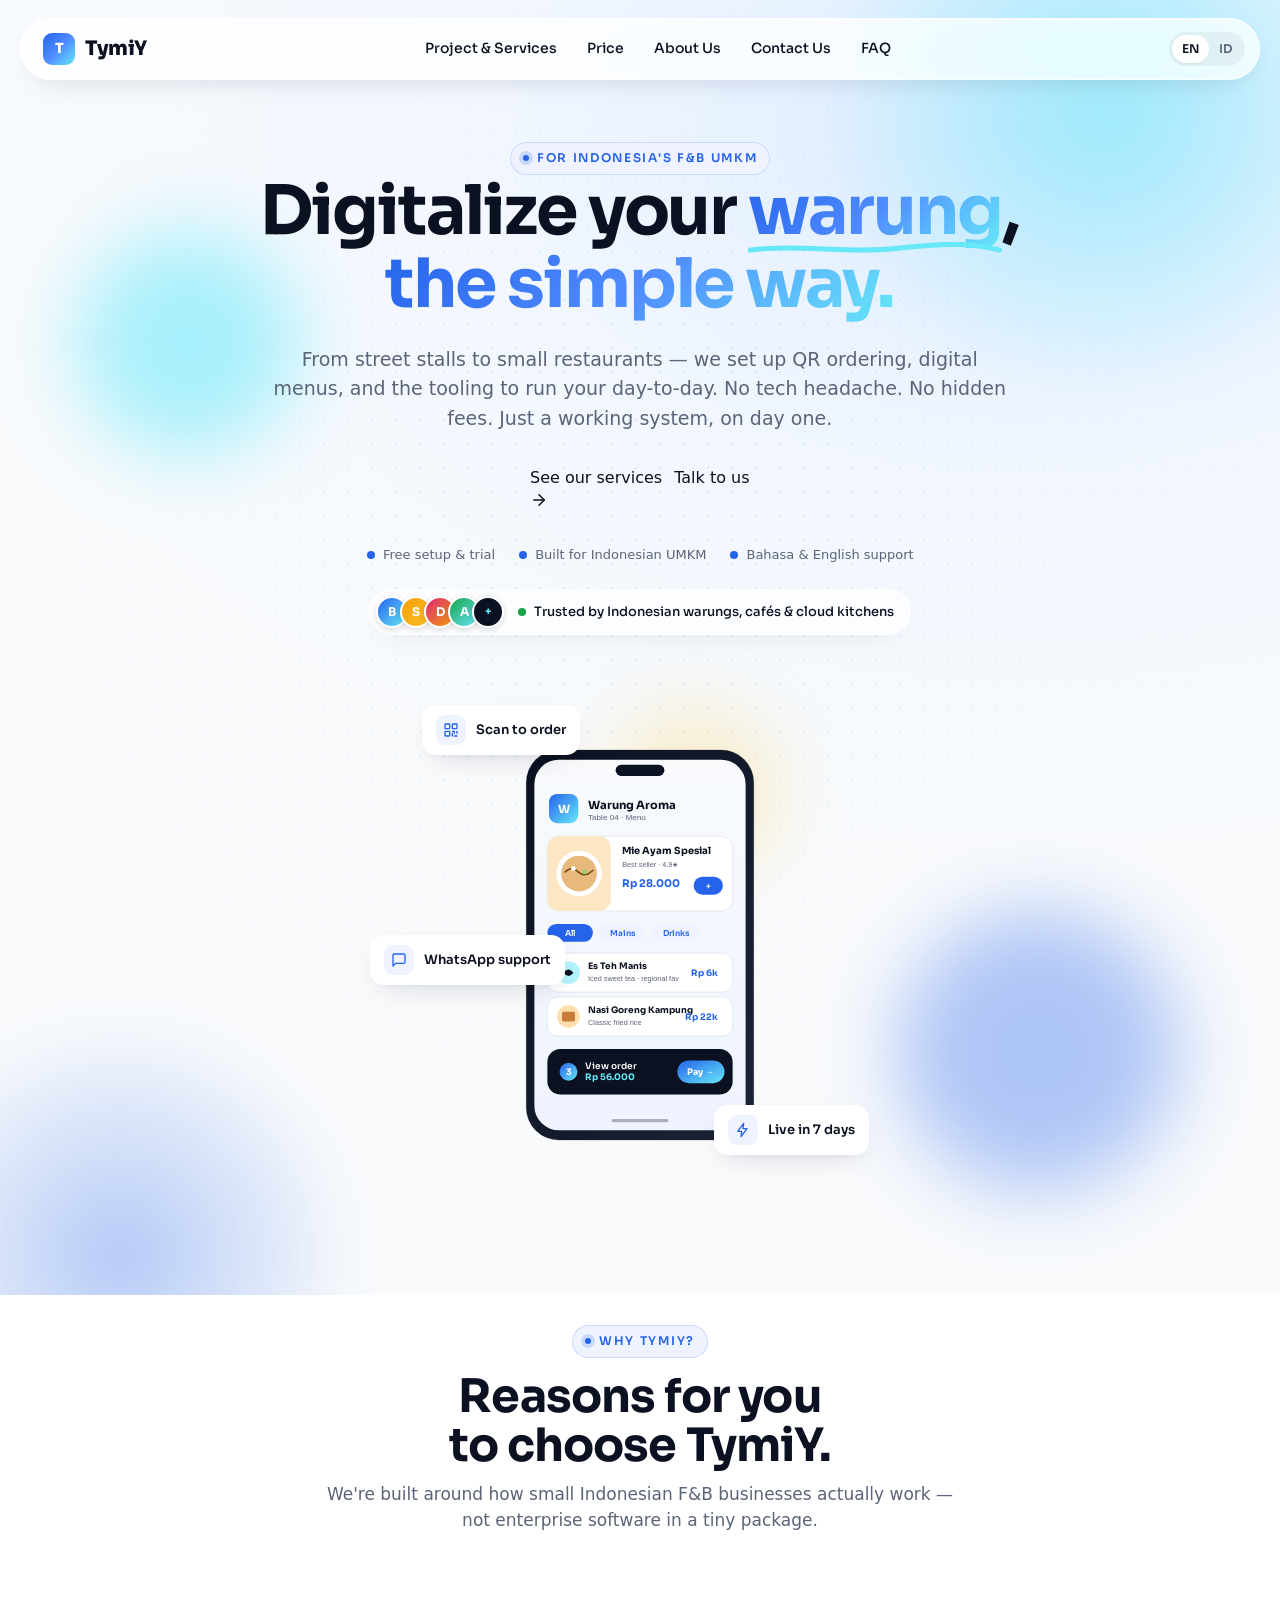
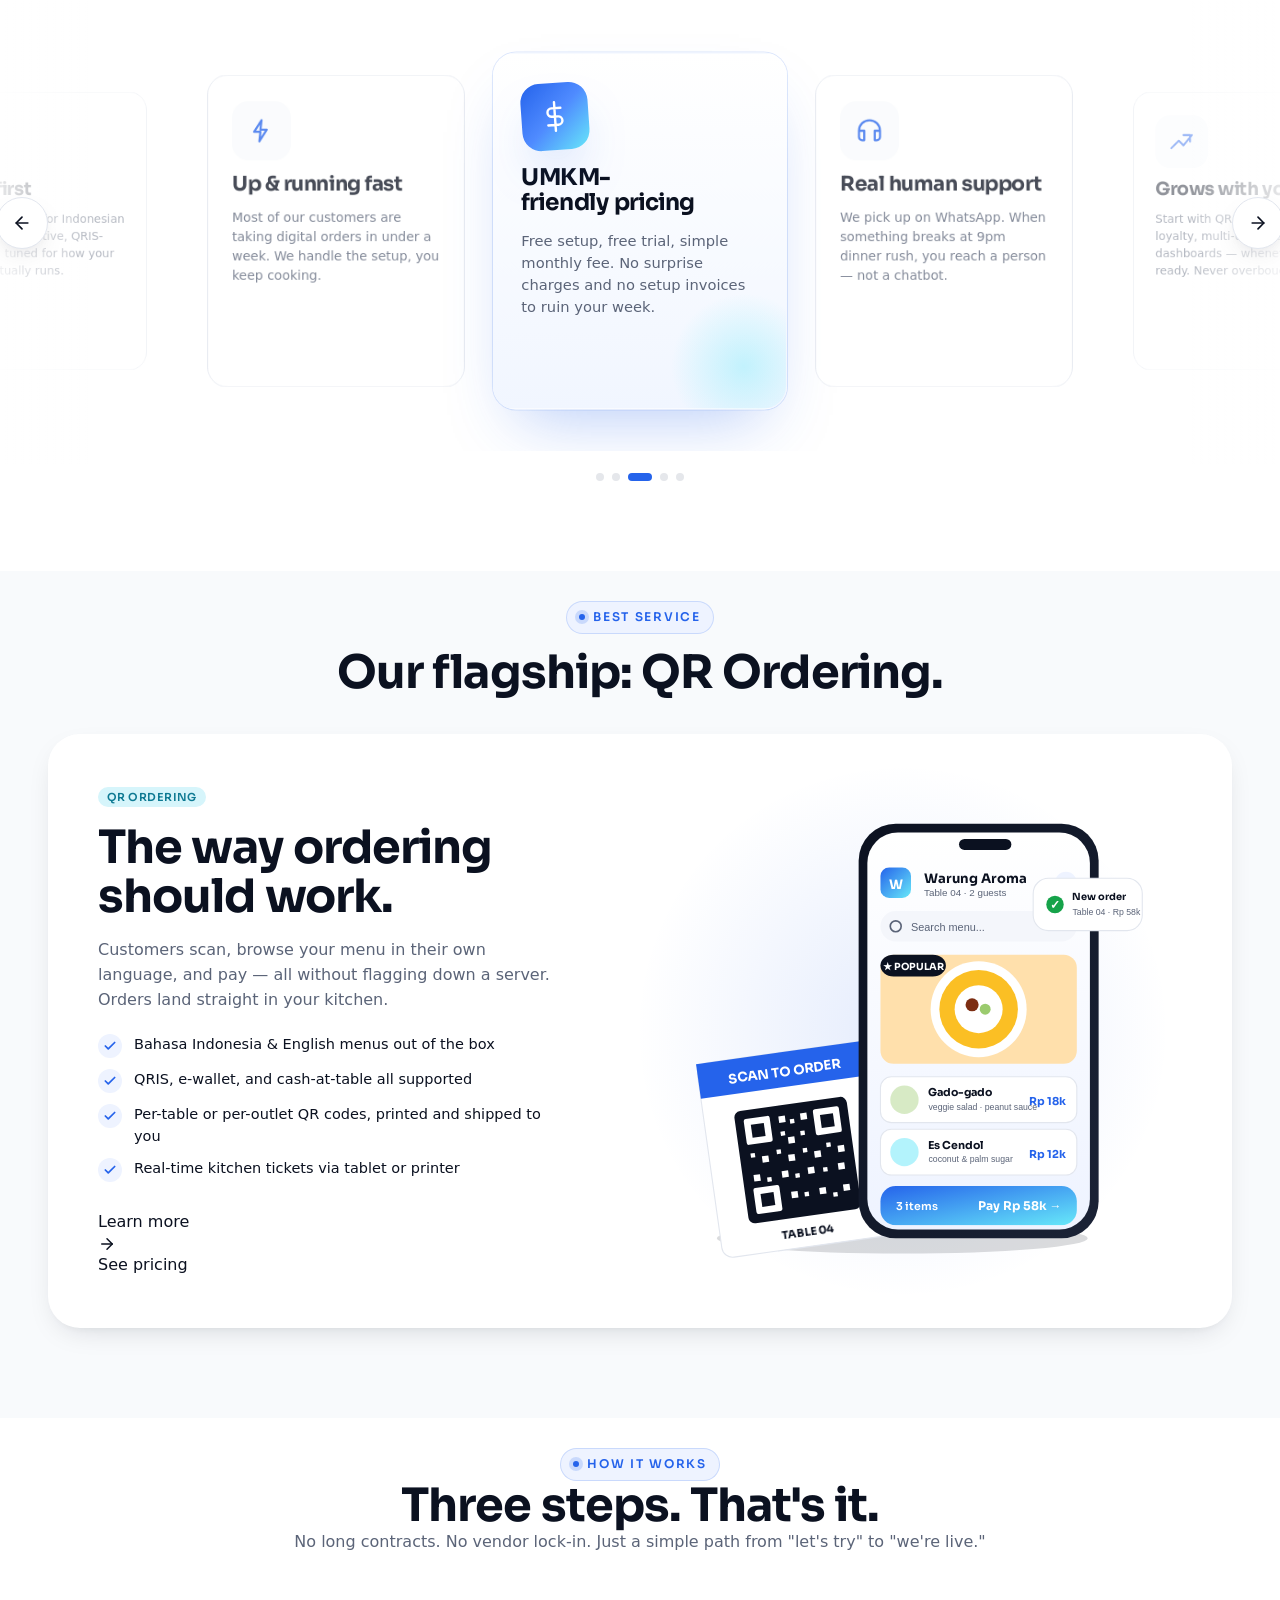
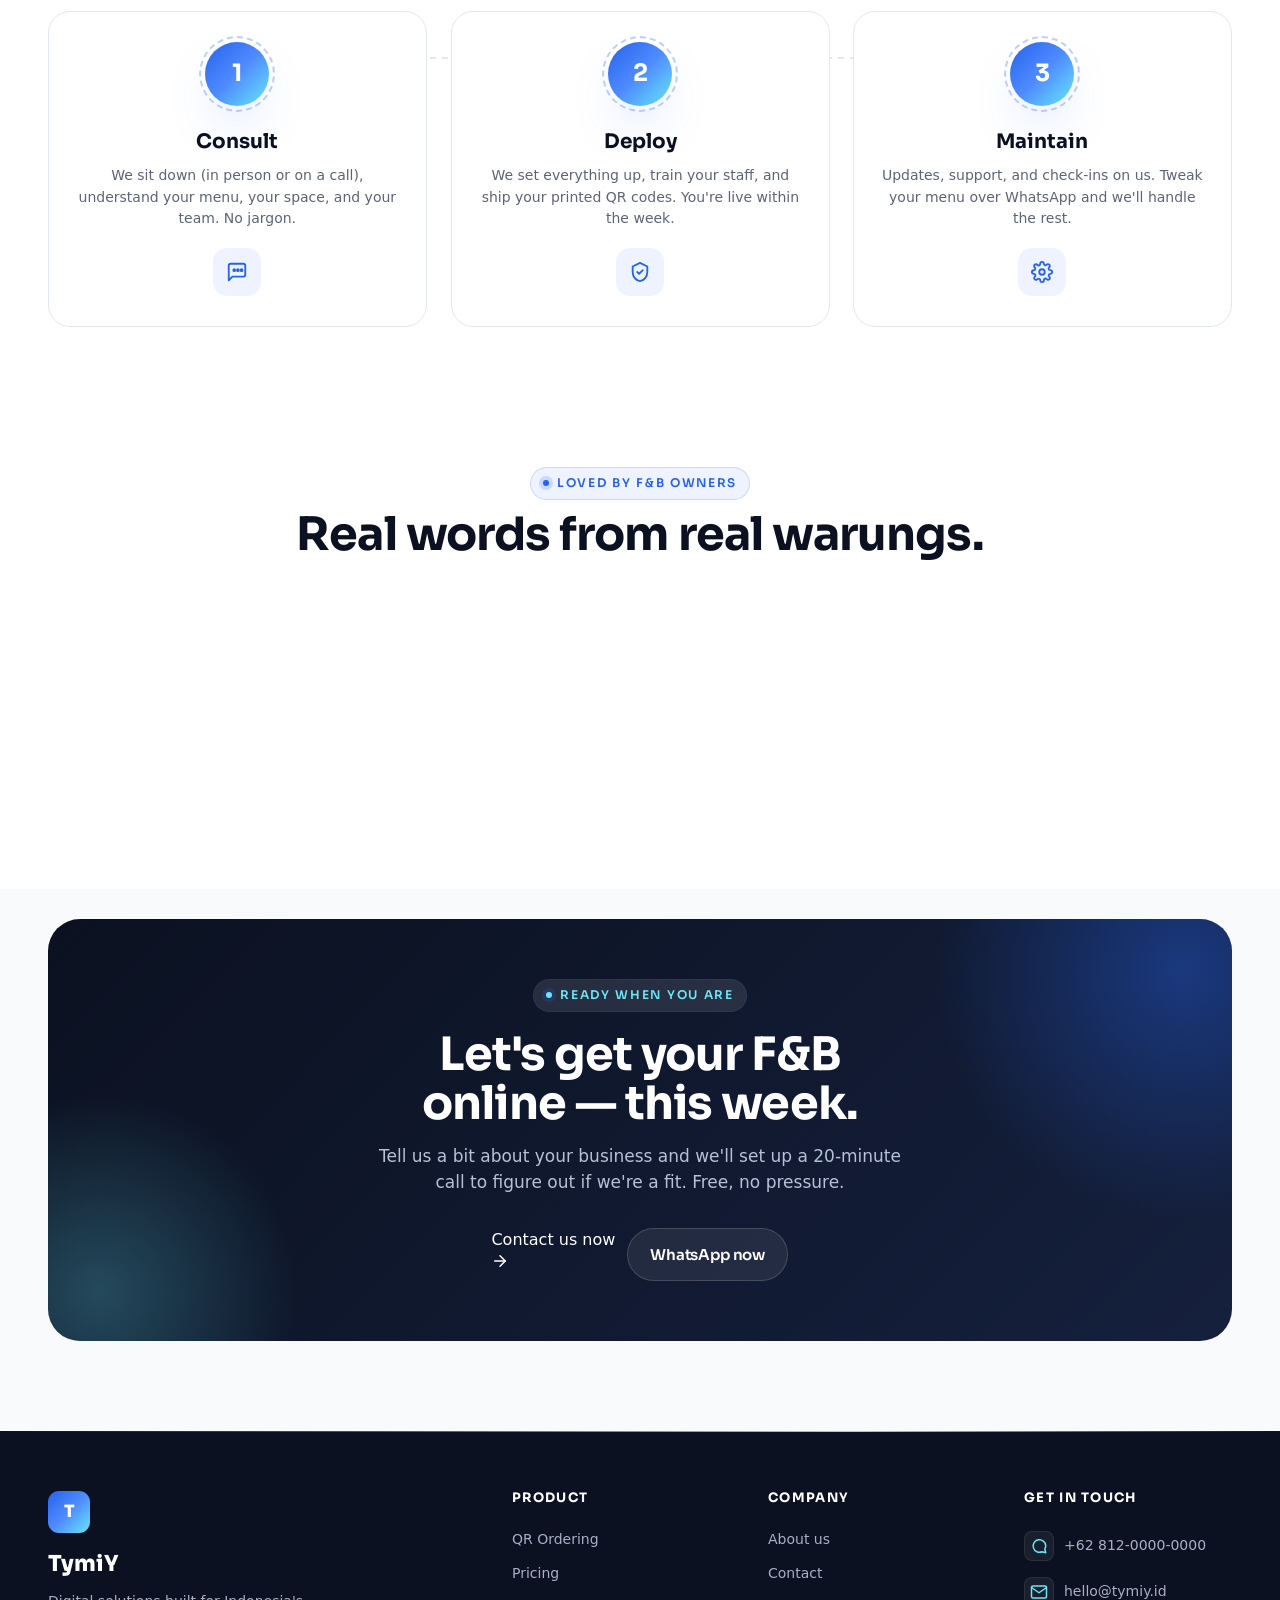
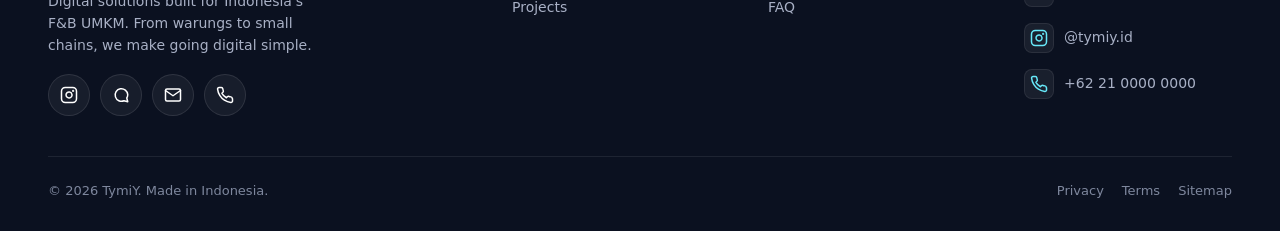
<file: index.html>
<!doctype html>
<html lang="en">
<head>
<meta charset="utf-8" />
<meta name="viewport" content="width=device-width,initial-scale=1" />
<title>TymiY — Digital solutions for Indonesia's F&B</title>
<meta name="description" content="TymiY helps Indonesian F&B UMKM go digital with QR ordering, online menus and operations tools — built for warungs, cafés, and small restaurants." />
<link rel="preconnect" href="https://fonts.googleapis.com">
<link rel="preconnect" href="https://fonts.gstatic.com" crossorigin>
<link href="https://fonts.googleapis.com/css2?family=Sora:wght@400;500;600;700;800&display=swap" rel="stylesheet">
<link rel="stylesheet" href="styles.css" />
<link rel="preload" href="illustrations.js" as="script">
<link rel="preload" href="main.js" as="script">
</head>
<body>

<!-- Scroll progress -->
<div class="scroll-progress" id="scrollProgress"></div>

<!-- Hero cursor glow -->
<div class="cursor-glow" id="cursorGlow"></div>

<!-- ============================================================
     TOP NAV (sticky, shared across pages)
     ============================================================ -->
<nav class="nav" id="nav">
  <a class="logo" href="index.html">
    <div class="mark">T</div>
    <span>TymiY</span>
  </a>
  <div class="links">
    <a class="navlink" href="services.html" data-i18n="nav.services">Project &amp; Services</a>
    <a class="navlink" href="services.html#pricing" data-i18n="nav.price">Price</a>
    <a class="navlink" href="about.html" data-i18n="nav.about">About Us</a>
    <a class="navlink" href="about.html#contact" data-i18n="nav.contact">Contact Us</a>
    <a class="navlink" href="about.html#faq" data-i18n="nav.faq">FAQ</a>
  </div>
  <div class="lang" role="group" aria-label="Language">
    <button class="on" data-lang="EN">EN</button>
    <button data-lang="ID">ID</button>
  </div>
  <button class="burger" id="burgerBtn" aria-label="Menu" data-ico="burger"></button>
</nav>

<!-- mobile drawer -->
<div class="mob-drawer" id="mobDrawer">
  <div class="panel">
    <button class="close" id="drawerClose" data-ico="close"></button>
    <a class="item" href="index.html" data-i18n="nav.home">Home</a>
    <a class="item" href="services.html" data-i18n="nav.services">Project &amp; Services</a>
    <a class="item" href="services.html#pricing" data-i18n="nav.price">Price</a>
    <a class="item" href="about.html" data-i18n="nav.about">About Us</a>
    <a class="item" href="about.html#contact" data-i18n="nav.contact">Contact Us</a>
    <a class="item" href="about.html#faq" data-i18n="nav.faq">FAQ</a>
  </div>
</div>

<!-- ============================================================
     PAGE 1 — LANDING
     ============================================================ -->
<main class="page active" data-page="landing">

  <!-- Hero -->
  <section class="hero" id="hero">
    <div class="hero-bg-grid" aria-hidden="true"></div>
    <div class="hero-orbs" aria-hidden="true">
      <span class="orb o1"></span><span class="orb o2"></span><span class="orb o3"></span>
    </div>
    <div class="container">
      <div class="hero-stack">
        <div class="hero-text centered">
          <span class="eyebrow" data-reveal data-i18n="hero.eyebrow">For Indonesia's F&amp;B UMKM</span>
          <h1 data-reveal data-reveal-delay="1">
            <span data-i18n="hero.h1a">Digitalize your</span>
            <span class="underline-svg word-rotator"><span class="word-track" id="wordRotator"><span class="word active" data-w="warung">warung</span><span class="word" data-w="café">café</span><span class="word" data-w="restoran">restoran</span><span class="word" data-w="kedai">kedai</span><span class="word" data-w="bakery">bakery</span></span><svg viewBox="0 0 200 14" preserveAspectRatio="none"><path d="M2 8 C 40 2, 80 12, 120 6 S 180 2, 198 8"/></svg></span><span data-i18n="hero.h1c">,</span>
            <br><span class="grad" data-i18n="hero.h1d">the simple way.</span>
          </h1>
          <p class="sub" data-reveal data-reveal-delay="2" data-i18n="hero.sub">
            From street stalls to small restaurants — we set up QR ordering, digital menus, and the tooling to run your day-to-day. No tech headache. No hidden fees. Just a working system, on day one.
          </p>
          <div class="ctas" data-reveal data-reveal-delay="3">
            <a href="services.html">
              <span data-i18n="hero.cta1">See our services</span>
              <span class="arr" data-ico="arrowR"></span>
            </a>
            <a href="about.html#contact">
              <span data-i18n="hero.cta2">Talk to us</span>
            </a>
          </div>
          <div class="meta" data-reveal data-reveal-delay="4">
            <div><span class="dot"></span><span data-i18n="hero.meta1">Free setup &amp; trial</span></div>
            <div><span class="dot"></span><span data-i18n="hero.meta2">Built for Indonesian UMKM</span></div>
            <div><span class="dot"></span><span data-i18n="hero.meta3">Bahasa &amp; English support</span></div>
          </div>
          <div class="trust-strip" data-reveal data-reveal-delay="5">
            <div class="avatar-stack">
              <span class="av av1">B</span>
              <span class="av av2">S</span>
              <span class="av av3">D</span>
              <span class="av av4">A</span>
              <span class="av av5">+</span>
            </div>
            <div class="trust-text">
              <span class="live-dot"></span>
              <span data-i18n="hero.trust">Trusted by Indonesian warungs, cafés &amp; cloud kitchens</span>
            </div>
          </div>
        </div>
        <div class="hero-visual" data-reveal data-reveal-delay="4">
          <div class="hero-phone" data-svg="heroPhone"></div>
          <div class="hero-chip c1">
            <span class="ico" data-svg="iconQR"></span>
            <span data-i18n="hero.chip1">Scan to order</span>
          </div>
          <div class="hero-chip c2">
            <span class="ico" data-svg="iconBolt"></span>
            <span data-i18n="hero.chip2">Live in 7 days</span>
          </div>
          <div class="hero-chip c3">
            <span class="ico" data-svg="iconChat"></span>
            <span data-i18n="hero.chip3">WhatsApp support</span>
          </div>
        </div>
      </div>
    </div>
  </section>

  <!-- Why TymiY — carousel -->
  <section class="why" id="why">
    <div class="container">
      <div class="section-head centered" data-reveal>
        <span class="eyebrow" data-i18n="why.eyebrow">Why TymiY?</span>
        <h2 data-i18n="why.h2">Reasons for you to choose TymiY.</h2>
        <p data-i18n="why.sub">We're built around how small Indonesian F&amp;B businesses actually work — not enterprise software in a tiny package.</p>
      </div>
    </div>
    <div class="carousel" data-reveal>
      <button class="car-nav prev" data-car-nav="-1" aria-label="Previous" data-ico="arrowL"></button>
      <div class="car-track" data-car-track>
        <div class="why-card" data-i="0">
          <div class="ico" data-svg-key="whyIcons.local"></div>
          <h3 data-i18n="why.t1">Local-first</h3>
          <p data-i18n="why.d1">Built in Indonesia for Indonesian F&amp;B — Bahasa-native, QRIS-ready, and tuned for how your warung actually runs.</p>
          <div class="deco"></div>
        </div>
        <div class="why-card" data-i="1">
          <div class="ico" data-svg-key="whyIcons.fast"></div>
          <h3 data-i18n="why.t2">Up &amp; running fast</h3>
          <p data-i18n="why.d2">Most of our customers are taking digital orders in under a week. We handle the setup, you keep cooking.</p>
          <div class="deco"></div>
        </div>
        <div class="why-card" data-i="2">
          <div class="ico" data-svg-key="whyIcons.price"></div>
          <h3 data-i18n="why.t3">UMKM-friendly pricing</h3>
          <p data-i18n="why.d3">Free setup, free trial, simple monthly fee. No surprise charges and no setup invoices to ruin your week.</p>
          <div class="deco"></div>
        </div>
        <div class="why-card" data-i="3">
          <div class="ico" data-svg-key="whyIcons.support"></div>
          <h3 data-i18n="why.t4">Real human support</h3>
          <p data-i18n="why.d4">We pick up on WhatsApp. When something breaks at 9pm dinner rush, you reach a person — not a chatbot.</p>
          <div class="deco"></div>
        </div>
        <div class="why-card" data-i="4">
          <div class="ico" data-svg-key="whyIcons.growth"></div>
          <h3 data-i18n="why.t5">Grows with you</h3>
          <p data-i18n="why.d5">Start with QR ordering. Add loyalty, multi-outlet, ops dashboards — whenever you're ready. Never overbought.</p>
          <div class="deco"></div>
        </div>
      </div>
      <button class="car-nav next" data-car-nav="1" aria-label="Next" data-ico="arrowR"></button>
    </div>
    <div class="car-dots" data-car-dots></div>
  </section>

  <!-- Best Service -->
  <section class="feature" id="best">
    <div class="container">
      <div class="section-head centered" data-reveal style="margin-bottom:36px">
        <span class="eyebrow" data-i18n="best.eyebrow">Best Service</span>
        <h2 data-i18n="best.h2">Our flagship: QR Ordering.</h2>
      </div>
      <div class="services-list" data-services-list>
        <div class="feature-grid" data-reveal>
          <div class="feature-body">
            <span class="chip cyan" data-i18n="best.tag">QR Ordering</span>
            <h2 data-i18n="best.title" style="margin-top:14px">The way ordering should work.</h2>
            <p data-i18n="best.p">Customers scan, browse your menu in their own language, and pay — all without flagging down a server. Orders land straight in your kitchen.</p>
            <ul class="feature-list">
              <li><span class="check" data-ico="check"></span><span data-i18n="best.li1">Bahasa Indonesia &amp; English menus out of the box</span></li>
              <li><span class="check" data-ico="check"></span><span data-i18n="best.li2">QRIS, e-wallet, and cash-at-table all supported</span></li>
              <li><span class="check" data-ico="check"></span><span data-i18n="best.li3">Per-table or per-outlet QR codes, printed and shipped to you</span></li>
              <li><span class="check" data-ico="check"></span><span data-i18n="best.li4">Real-time kitchen tickets via tablet or printer</span></li>
            </ul>
            <div class="ctas">
              <a href="services.html">
                <span data-i18n="best.cta1">Learn more</span><span class="arr" data-ico="arrowR"></span>
              </a>
              <a href="services.html#pricing">See pricing</a>
            </div>
          </div>
          <div class="feature-visual" data-svg="featurePhone"></div>
        </div>
        <!-- NOTE: to add another best-service card, copy a <div class="feature-grid"> block above
             inside this .services-list. Layout & animation will pick it up automatically. -->
      </div>
    </div>
  </section>

  <!-- 3 Steps -->
  <section class="steps" id="how">
    <div class="container">
      <div class="steps-head" data-reveal>
        <span class="eyebrow" data-i18n="how.eyebrow">How it works</span>
        <h2 data-i18n="how.h2">Three steps. That's it.</h2>
        <p data-i18n="how.sub">No long contracts. No vendor lock-in. Just a simple path from "let's try" to "we're live."</p>
      </div>
      <div class="steps-grid">
        <div class="step" data-reveal data-reveal-delay="1">
          <div class="n">1</div>
          <div class="t" data-i18n="how.t1">Consult</div>
          <div class="d" data-i18n="how.d1">We sit down (in person or on a call), understand your menu, your space, and your team. No jargon.</div>
          <div class="icon" data-svg-key="stepIcons.consult"></div>
        </div>
        <div class="step" data-reveal data-reveal-delay="2">
          <div class="n">2</div>
          <div class="t" data-i18n="how.t2">Deploy</div>
          <div class="d" data-i18n="how.d2">We set everything up, train your staff, and ship your printed QR codes. You're live within the week.</div>
          <div class="icon" data-svg-key="stepIcons.deploy"></div>
        </div>
        <div class="step" data-reveal data-reveal-delay="3">
          <div class="n">3</div>
          <div class="t" data-i18n="how.t3">Maintain</div>
          <div class="d" data-i18n="how.d3">Updates, support, and check-ins on us. Tweak your menu over WhatsApp and we'll handle the rest.</div>
          <div class="icon" data-svg-key="stepIcons.maintain"></div>
        </div>
      </div>
    </div>
  </section>

  <!-- Testimonial marquee -->
  <section class="marquee-section">
    <div class="container">
      <div class="marquee-head" data-reveal>
        <span class="eyebrow" data-i18n="testi.eyebrow">Loved by F&amp;B owners</span>
        <h2 data-i18n="testi.h2">Real words from real warungs.</h2>
      </div>
    </div>
    <div class="marquee" id="testiMarquee">
      <div class="marquee-track"></div>
    </div>
  </section>

  <!-- Landing CTA (matches the services-page CTA) -->
  <section class="cta-section">
    <div class="container">
      <div class="cta-card" data-reveal>
        <span class="eyebrow" data-i18n="cta.eyebrow">Ready when you are</span>
        <h2 data-i18n="cta.h2">Let's get your F&amp;B online — this week.</h2>
        <p data-i18n="cta.sub">Tell us a bit about your business and we'll set up a 20-minute call to figure out if we're a fit. Free, no pressure.</p>
        <div class="ctas">
          <a href="about.html#contact">
            <span data-i18n="cta.cta1">Contact us now</span><span class="arr" data-ico="arrowR"></span>
          </a>
          <button class="btn btn-ghost" style="background:rgba(255,255,255,.08);color:#fff;border-color:rgba(255,255,255,.15)" data-i18n="cta.cta2">
            WhatsApp now
          </button>
        </div>
      </div>
    </div>
  </section>

</main>

<!-- ============================================================
     SHARED FOOTER
     ============================================================ -->
<footer class="site">
  <div class="container">
    <div class="foot-grid">
      <div class="brand">
        <div class="mark">T</div>
        <div class="name">TymiY</div>
        <p data-i18n="footer.tagline">Digital solutions built for Indonesia's F&amp;B UMKM. From warungs to small chains, we make going digital simple.</p>
        <div class="socials">
          <a aria-label="Instagram" data-ico="ig"></a>
          <a aria-label="WhatsApp" data-ico="wa"></a>
          <a aria-label="Email" data-ico="mail"></a>
          <a aria-label="Phone" data-ico="phone"></a>
        </div>
      </div>
      <div class="col">
        <h4 data-i18n="footer.product">Product</h4>
        <a href="services.html" data-i18n="footer.qr">QR Ordering</a>
        <a href="services.html#pricing" data-i18n="footer.pricing">Pricing</a>
        <a href="services.html" data-i18n="footer.projects">Projects</a>
      </div>
      <div class="col">
        <h4 data-i18n="footer.company">Company</h4>
        <a href="about.html" data-i18n="footer.about">About us</a>
        <a href="about.html#contact" data-i18n="footer.contact">Contact</a>
        <a href="about.html#faq" data-i18n="footer.faq">FAQ</a>
      </div>
      <div class="col contact-col">
        <h4 data-i18n="footer.touch">Get in touch</h4>
        <a class="with-ico"><span data-svg-key="social.wa"></span><span>+62 812-0000-0000</span></a>
        <a class="with-ico" href="mailto:hello@tymiy.id"><span data-svg-key="social.mail"></span><span>hello@tymiy.id</span></a>
        <a class="with-ico"><span data-svg-key="social.ig"></span><span>@tymiy.id</span></a>
        <a class="with-ico"><span data-svg-key="social.phone"></span><span>+62 21 0000 0000</span></a>
      </div>
    </div>
    <div class="copy">
      <span data-i18n="footer.copy">© 2026 TymiY. Made in Indonesia.</span>
      <div class="links">
        <a data-i18n="footer.privacy">Privacy</a>
        <a data-i18n="footer.terms">Terms</a>
        <a data-i18n="footer.sitemap">Sitemap</a>
      </div>
    </div>
  </div>
</footer>

<!-- ============================================================
     PROJECT MODAL
     ============================================================ -->
<div class="modal-bg" id="projectModal" role="dialog" aria-modal="true">
  <div class="modal modal-wide">
    <button class="modal-x" id="modalClose" data-ico="close"></button>
    <div class="modal-grid">
      <div class="modal-demo">
        <div class="modal-img" id="modalImg"></div>
        <div class="modal-demo-bar">
          <span class="chip" id="modalTag">Project</span>
          <div class="demo-actions">
            <button class="btn btn-blue btn-sm" id="modalDemo">
              <span data-i18n="modal.demo">Try the live demo</span><span class="arr" data-ico="arrowR"></span>
            </button>
          </div>
        </div>
        <div class="modal-demo-frame" id="modalDemoFrame" hidden>
          <div class="phone-bezel">
            <div class="phone-screen" data-svg="featurePhone"></div>
          </div>
          <div class="demo-caption" data-i18n="modal.demoCaption">Live, interactive demo. This is the actual customer ordering flow your guests would see.</div>
        </div>
      </div>
      <div class="modal-side">
        <div class="modal-section">
          <h3 id="modalTitle">Project title</h3>
          <p id="modalDesc">Project description placeholder.</p>
          <div class="modal-meta" id="modalMeta"></div>
        </div>
        <div class="modal-section trust">
          <h4 data-i18n="modal.trust">Why should you trust us?</h4>
          <ul class="feature-list compact">
            <li><span class="check" data-ico="check"></span><span data-i18n="modal.trust1">Built &amp; deployed by Indonesian F&amp;B veterans</span></li>
            <li><span class="check" data-ico="check"></span><span data-i18n="modal.trust2">Live with real warungs &amp; cafés today</span></li>
            <li><span class="check" data-ico="check"></span><span data-i18n="modal.trust3">Free trial — see results before you commit</span></li>
            <li><span class="check" data-ico="check"></span><span data-i18n="modal.trust4">Real human WhatsApp support during dinner rush</span></li>
          </ul>
        </div>
        <div class="modal-cta">
          <a href="about.html#contact">
            <span data-i18n="modal.cta">Talk to us about your business</span>
          </a>
        </div>
      </div>
    </div>
  </div>
</div>

<script defer src="illustrations.js"></script>
<script defer src="main.js"></script>
</body>
</html>
</file>
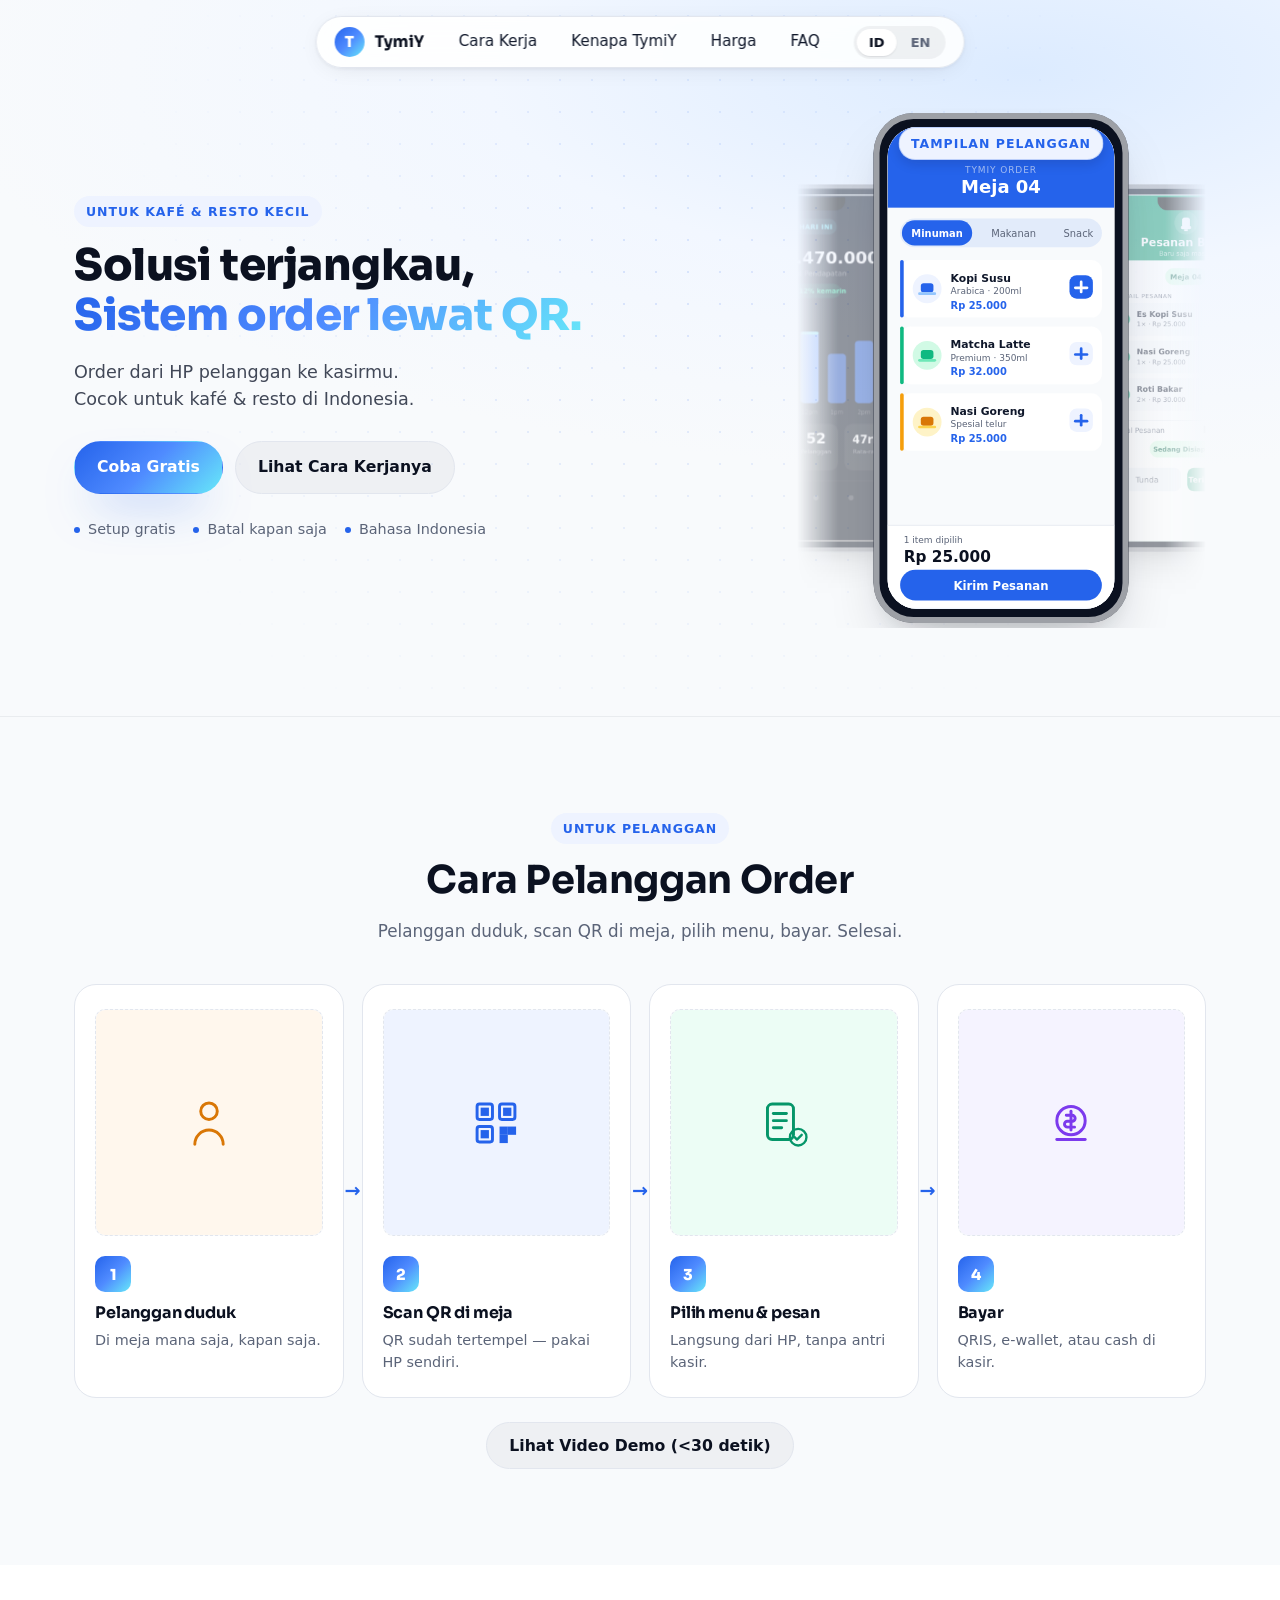
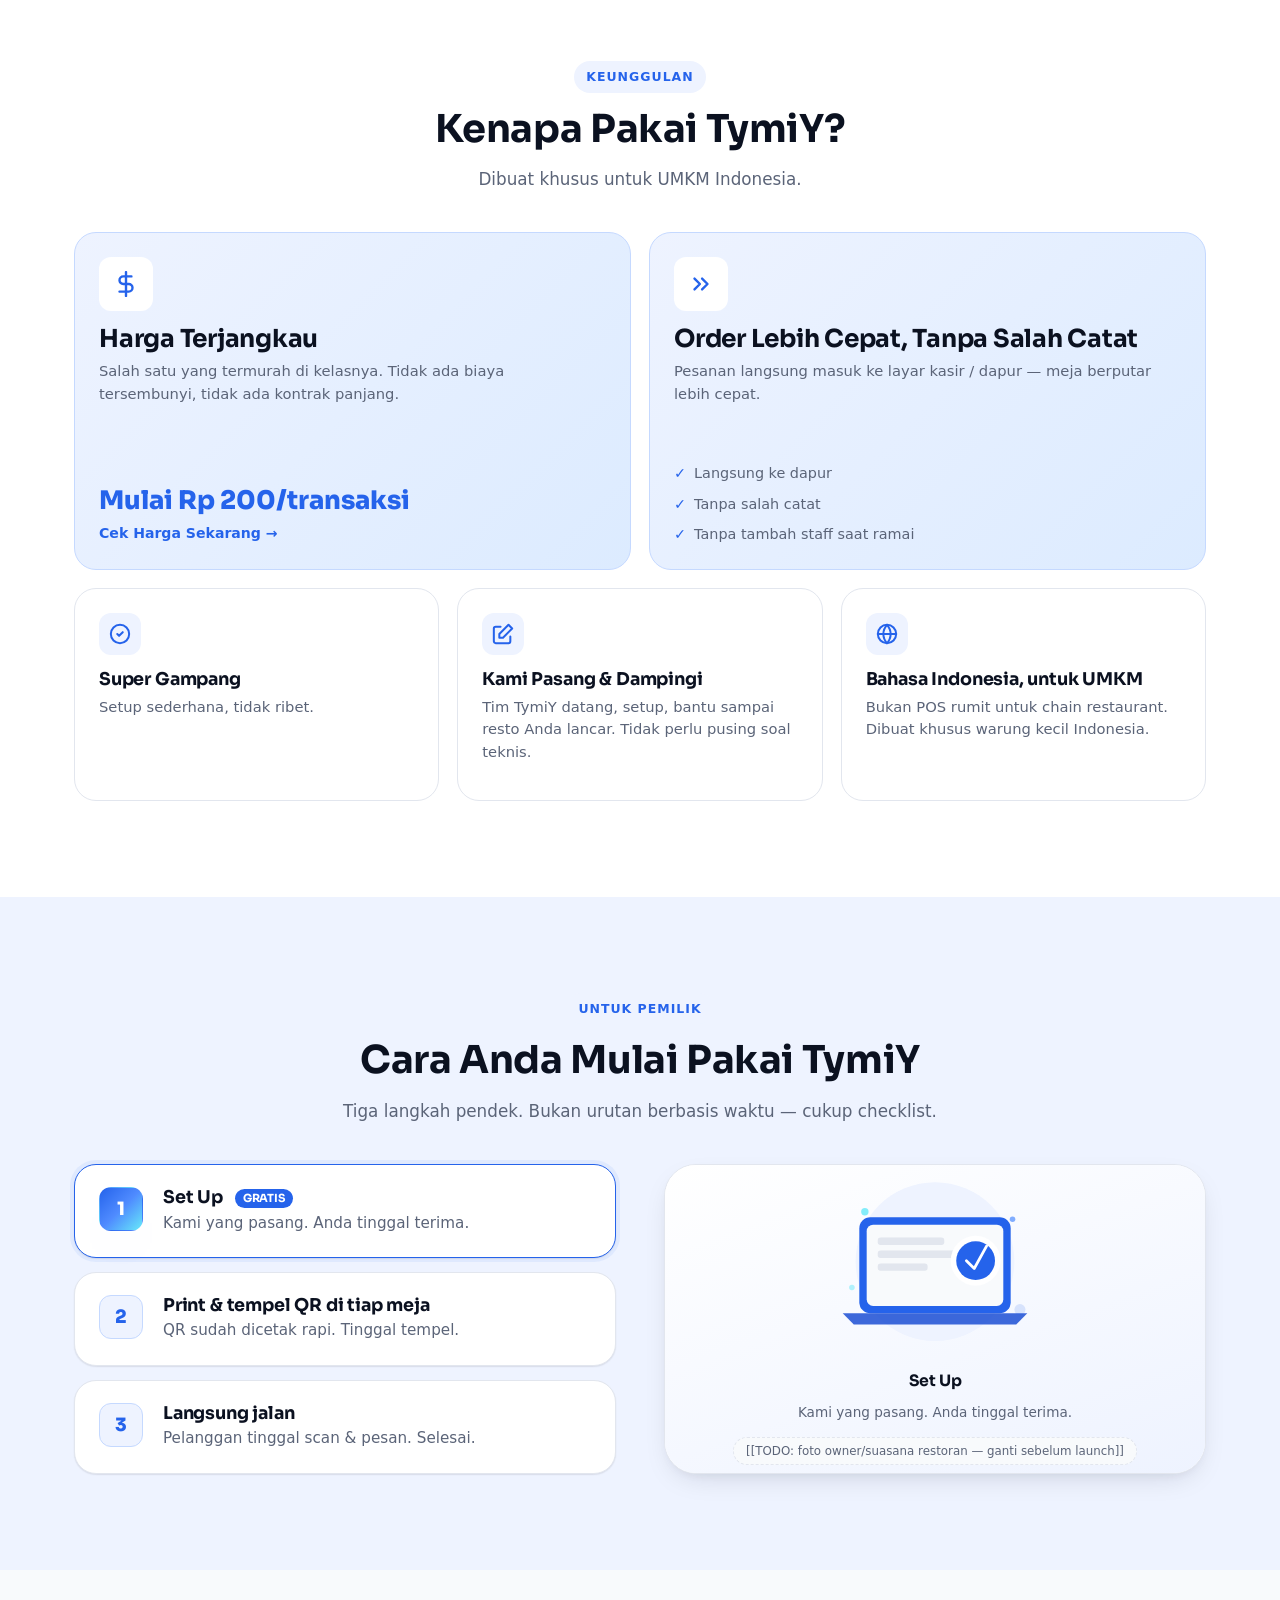
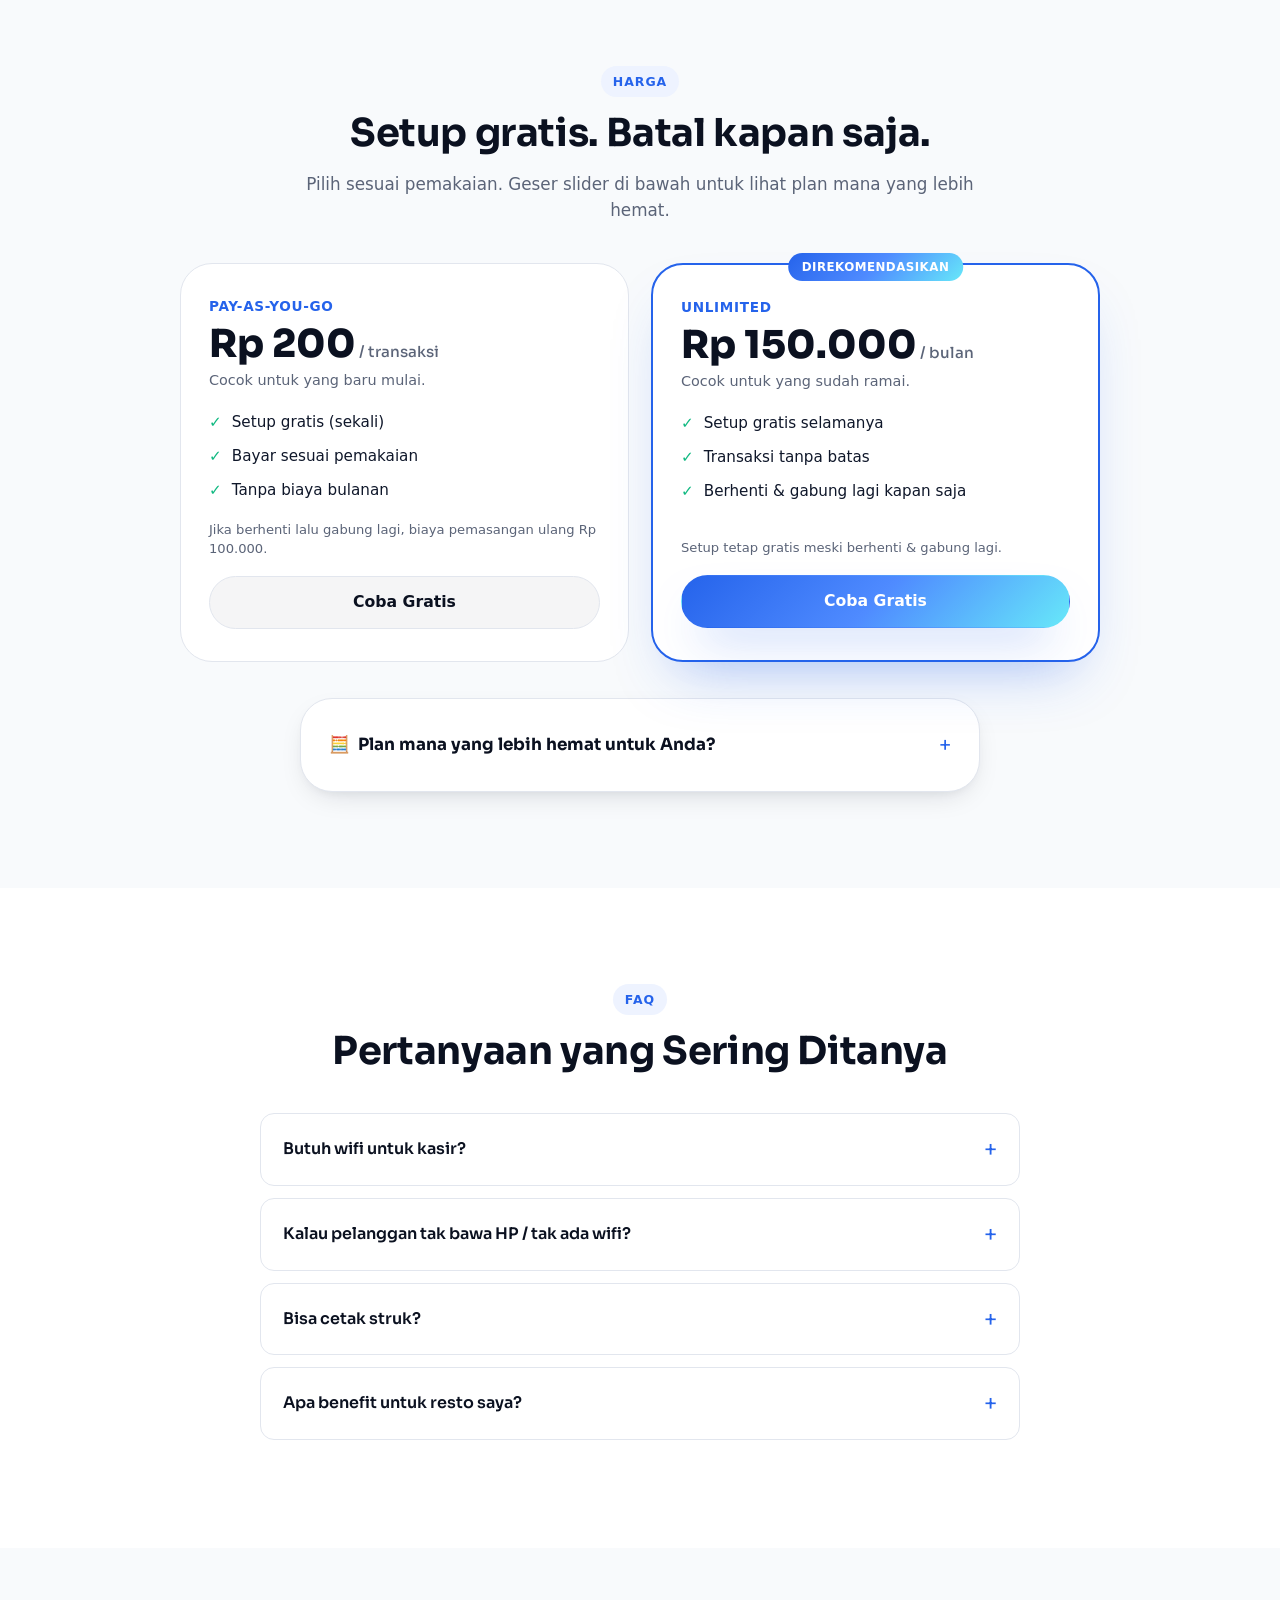
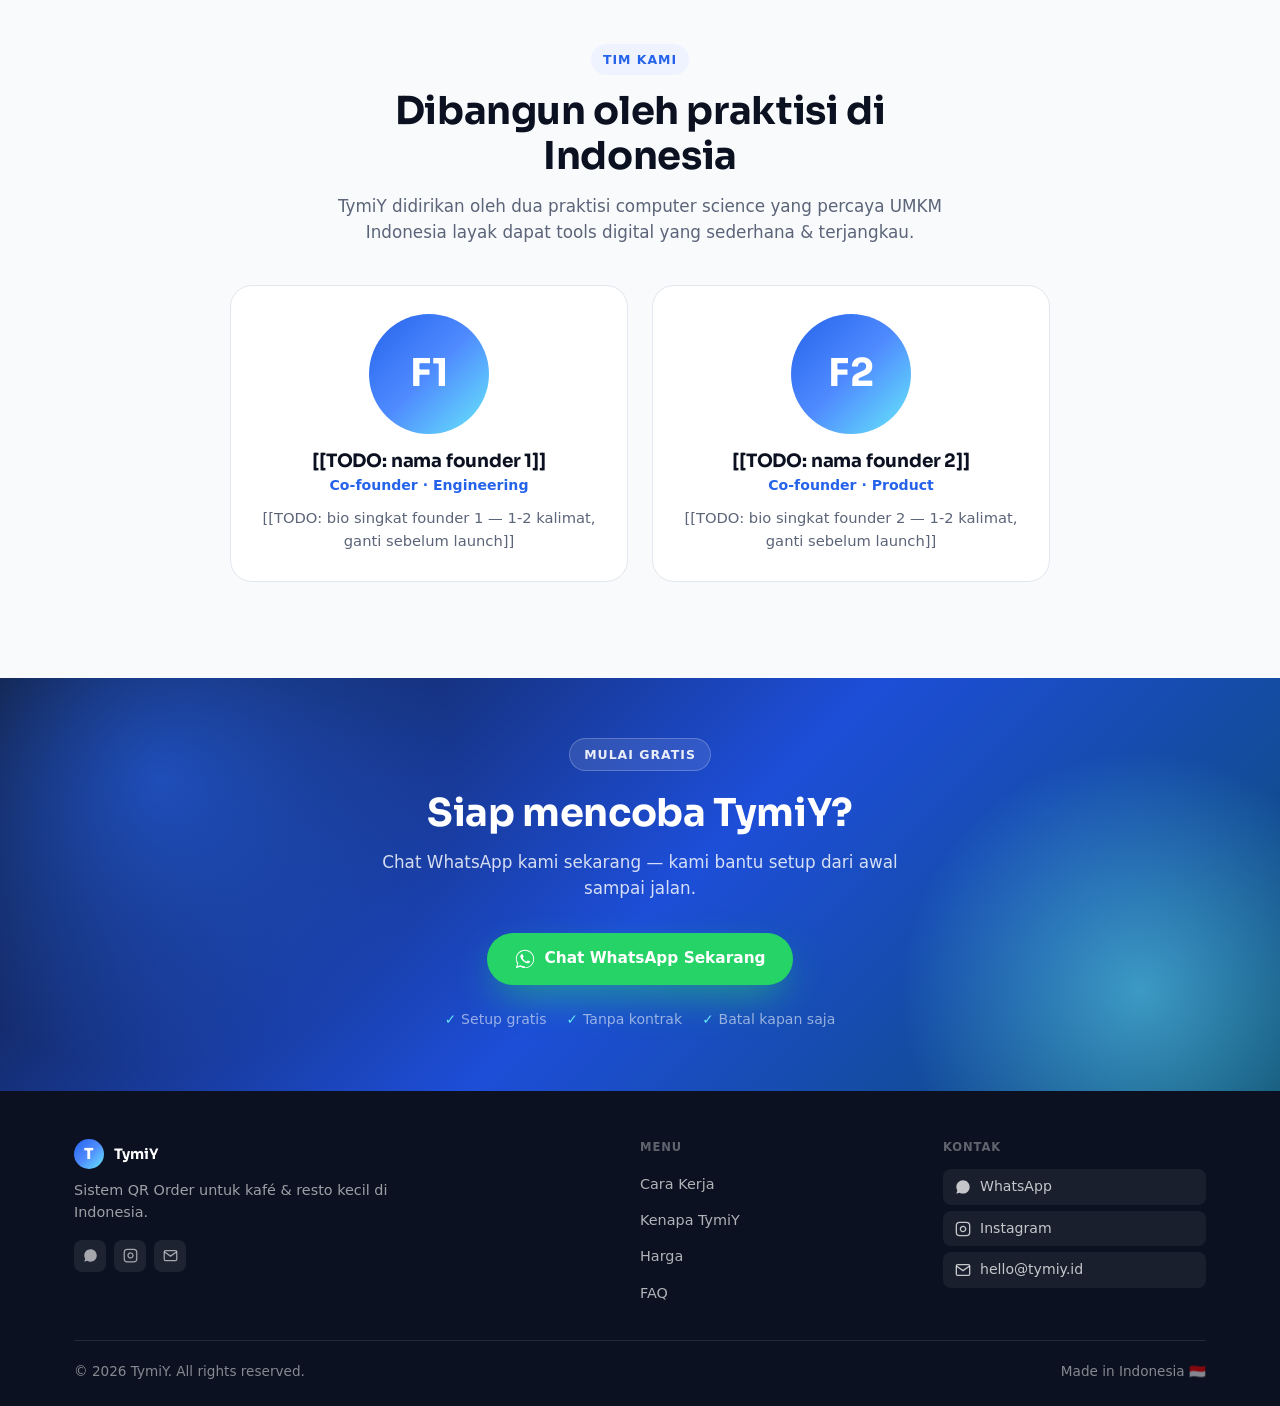
<file: mainweb/index.html>
<!doctype html>
<html lang="id">
<head>
<meta charset="utf-8" />
<meta name="viewport" content="width=device-width,initial-scale=1" />
<title>TymiY — Sistem QR Order untuk Kafé & Resto Kecil</title>
<meta name="description" content="TymiY: sistem order lewat QR langsung dari meja. Setup gratis, harga terjangkau. Dibuat untuk UMKM kafé & resto di Indonesia." />
<link rel="preconnect" href="https://fonts.googleapis.com">
<link rel="preconnect" href="https://fonts.gstatic.com" crossorigin>
<link href="https://fonts.googleapis.com/css2?family=Sora:wght@400;500;600;700;800&display=swap" rel="stylesheet">

<style>
/* ============================================================
   TymiY — Single-page homepage
   Brand: Electric Blue #2563EB · Cyan #67E8F9 · Navy #0B1120
   Type:  Sora (display) · system (body)
   Section accent palette (spec note: Section 4 ≠ Section 2 color)
   ============================================================ */
:root{
  --blue:#2563EB; --blue-700:#1D4FD4; --blue-50:#EEF3FF;
  --cyan:#67E8F9; --cyan-100:#D6F5FB;
  --navy:#0B1120; --navy-700:#1B2336;
  --ink:#0F172A; --muted:#5B6478; --line:#E2E6EE;
  --ice:#F8FAFC; --warm:#FFF7ED; --mint:#ECFDF5;
  --wa:#25D366; --wa-dark:#128C7E;
  --grad-brand: linear-gradient(135deg,#2563EB 0%,#4F8BFF 50%,#67E8F9 100%);
  --grad-hero:  radial-gradient(120% 80% at 80% 10%,#DCEBFF 0%,#F2F7FF 35%,#F8FAFC 70%);
  --r-sm:10px; --r-md:14px; --r-lg:22px; --r-xl:32px;
  --shadow-sm:0 1px 2px rgba(11,17,32,.06),0 1px 1px rgba(11,17,32,.04);
  --shadow-md:0 10px 30px -12px rgba(11,17,32,.18),0 4px 12px -6px rgba(11,17,32,.08);
  --shadow-lg:0 30px 60px -20px rgba(11,17,32,.25),0 12px 24px -12px rgba(11,17,32,.12);
  --shadow-blue:0 24px 48px -20px rgba(37,99,235,.55);
  --font-display:'Sora',ui-sans-serif,system-ui,sans-serif;
  --font-body:ui-sans-serif,system-ui,-apple-system,"Segoe UI",Roboto,sans-serif;
  --max:1180px; --gutter:24px; --nav-h:68px;
}

/* Reset / base */
*{box-sizing:border-box}
html{scroll-behavior:smooth}
body{
  margin:0;font-family:var(--font-body);color:var(--ink);background:#fff;
  font-size:16px;line-height:1.55;-webkit-font-smoothing:antialiased;
}
h1,h2,h3,h4{font-family:var(--font-display);color:var(--navy);margin:0 0 .4em;line-height:1.15;letter-spacing:-.01em}
h1{font-size:clamp(1.9rem,3.4vw,2.8rem);font-weight:800}
h2{font-size:clamp(1.6rem,3.2vw,2.4rem);font-weight:700}
h3{font-size:1.15rem;font-weight:700}
p{margin:0 0 1em;color:var(--muted)}
a{color:var(--blue);text-decoration:none}
.container{max-width:var(--max);margin:0 auto;padding:0 var(--gutter)}
.eyebrow{
  display:inline-block;font-size:.78rem;font-weight:600;letter-spacing:.08em;
  text-transform:uppercase;color:var(--blue);background:var(--blue-50);
  padding:6px 12px;border-radius:999px;margin-bottom:14px;
}
.section-head{text-align:center;max-width:680px;margin:0 auto 40px}
.section-head p{font-size:1.05rem}

/* Reveal */
[data-reveal]{opacity:0;transform:translateY(16px);transition:opacity .6s ease,transform .6s ease}
[data-reveal].on{opacity:1;transform:none}
@media (prefers-reduced-motion:reduce){
  [data-reveal]{opacity:1;transform:none;transition:none}
}

/* Buttons */
.btn{
  display:inline-flex;align-items:center;gap:8px;
  padding:13px 22px;border-radius:999px;font-weight:600;font-size:.98rem;
  border:1px solid transparent;cursor:pointer;transition:transform .15s ease,box-shadow .2s ease,background .2s ease;
  font-family:inherit;
}
.btn:hover{transform:translateY(-1px)}
.btn-primary{background:var(--grad-brand);color:#fff;box-shadow:var(--shadow-blue)}
.btn-primary:hover{box-shadow:0 28px 56px -18px rgba(37,99,235,.65)}
.btn-ghost{background:rgba(11,17,32,.04);color:var(--navy);border-color:var(--line)}
.btn-ghost:hover{background:rgba(11,17,32,.07)}
.btn-wa{background:var(--wa);color:#fff;box-shadow:0 18px 36px -14px rgba(37,211,102,.6)}
.btn-wa:hover{background:var(--wa-dark)}
.arr{display:inline-block;transition:transform .2s ease}
.btn:hover .arr{transform:translateX(3px)}

/* ============================================================
   NAV  (3-col: logo · centered links · right cluster)
   ============================================================ */
.nav{
  position:fixed;top:16px;left:50%;transform:translateX(-50%);z-index:50;
  height:52px;width:max-content;max-width:calc(100vw - 32px);
  background:rgba(255,255,255,.88);backdrop-filter:saturate(160%) blur(12px);
  border:1px solid var(--line);border-radius:999px;
  box-shadow:0 4px 24px -8px rgba(11,17,32,.12),0 1px 4px rgba(11,17,32,.06);
  transition:box-shadow .2s ease,background .2s ease;
  display:flex;align-items:center;
  padding:0 18px;gap:20px;
}
.nav.scrolled{
  background:rgba(255,255,255,.96);
  box-shadow:0 8px 32px -12px rgba(11,17,32,.18),0 2px 8px rgba(11,17,32,.08);
}
.logo{
  display:flex;align-items:center;gap:10px;color:var(--navy);
  font-weight:700;font-family:var(--font-display);
}
.logo .mark{
  width:30px;height:30px;border-radius:50%;background:var(--grad-brand);
  display:grid;place-items:center;color:#fff;font-weight:800;font-size:.95rem;
  box-shadow:var(--shadow-blue);
}
.nav-links{display:flex;gap:6px;align-items:center}
.nav-links a{
  color:var(--ink);font-weight:500;font-size:.95rem;padding:6px 14px;border-radius:999px;
  white-space:nowrap;transition:background .15s ease,color .15s ease;
}
.nav-links a:hover{background:var(--blue-50);color:var(--blue)}
.nav-right{display:flex;align-items:center;gap:10px;margin-left:auto}
.lang{display:flex;gap:2px;background:rgba(11,17,32,.05);border-radius:999px;padding:3px}
.lang button{
  border:0;background:transparent;padding:6px 12px;border-radius:999px;
  font-weight:600;font-size:.82rem;color:var(--muted);cursor:pointer;font-family:inherit;
}
.lang button.on{background:#fff;color:var(--navy);box-shadow:var(--shadow-sm)}

/* Burger (mobile only) */
.burger{
  display:none;width:40px;height:40px;border-radius:10px;border:1px solid var(--line);
  background:#fff;cursor:pointer;padding:0;align-items:center;justify-content:center;
}
.burger span{
  display:block;width:18px;height:2px;background:var(--navy);position:relative;
}
.burger span::before,.burger span::after{
  content:"";position:absolute;left:0;width:18px;height:2px;background:var(--navy);
}
.burger span::before{top:-6px}
.burger span::after{top:6px}

/* Mobile drawer */
.mob-drawer{
  position:fixed;inset:0;z-index:70;
  background:rgba(11,17,32,.5);
  opacity:0;pointer-events:none;transition:opacity .25s ease;
}
.mob-drawer.on{opacity:1;pointer-events:auto}
.mob-drawer .panel{
  position:absolute;top:0;right:0;height:100%;width:min(320px,86vw);
  background:#fff;padding:24px;box-shadow:-20px 0 40px -20px rgba(11,17,32,.3);
  transform:translateX(100%);transition:transform .3s cubic-bezier(.4,0,.2,1);
  display:flex;flex-direction:column;gap:4px;
}
.mob-drawer.on .panel{transform:none}
.mob-drawer .close{
  width:36px;height:36px;border-radius:10px;border:1px solid var(--line);
  background:#fff;cursor:pointer;align-self:flex-end;margin-bottom:12px;
  display:grid;place-items:center;font-size:1.4rem;color:var(--navy);line-height:1;
  font-family:inherit;
}
.mob-drawer .item{
  padding:14px 12px;color:var(--ink);font-weight:600;font-size:1.05rem;
  border-radius:10px;border-bottom:1px solid var(--line);
}
.mob-drawer .item:hover{background:var(--blue-50);color:var(--blue)}
.mob-drawer .item:last-child{border-bottom:0}

@media (max-width:880px){
  .nav{
    left:auto;right:16px;top:12px;transform:none;
    padding:0 8px 0 14px;gap:8px;height:44px;
  }
  .nav-links,.lang{display:none}
  .burger{display:inline-flex}
}

/* ============================================================
   1. HERO
   ============================================================ */
.hero{
  position:relative;overflow:hidden;overflow-x:hidden;
  background:var(--grad-hero);
  padding:calc(var(--nav-h) + 40px) 0 88px;
  max-width:100vw;
}
.hero::before{
  content:"";position:absolute;inset:0;
  background-image:radial-gradient(rgba(37,99,235,.14) 1.2px,transparent 1.2px);
  background-size:32px 32px;
  mask-image:radial-gradient(circle at 50% 40%,#000 0%,transparent 70%);
  -webkit-mask-image:radial-gradient(circle at 50% 40%,#000 0%,transparent 70%);
  pointer-events:none;
}
.hero-grid{
  display:grid;grid-template-columns:1.25fr .75fr;gap:40px;align-items:center;
  position:relative;z-index:1;
}
.hero h1 .grad{
  background:var(--grad-brand);-webkit-background-clip:text;background-clip:text;color:transparent;
}
.hero .sub{font-size:1.1rem;color:var(--ink);opacity:.78;max-width:540px;margin-bottom:28px}
.hero-ctas{display:flex;gap:12px;flex-wrap:wrap;margin-bottom:24px}
.hero-meta{display:flex;gap:18px;flex-wrap:wrap;color:var(--muted);font-size:.9rem}
.hero-meta .dot{display:inline-block;width:6px;height:6px;border-radius:50%;background:var(--blue);margin-right:8px;vertical-align:middle}

/* Phone mockup carousel — slot-based layout */
.phone-stage{position:relative;display:flex;align-items:center;justify-content:flex-end;min-height:520px}
.phone-carousel{
  position:relative;width:100%;height:520px;overflow:hidden;
  -webkit-mask-image:linear-gradient(to right,transparent 0%,#000 10%,#000 90%,transparent 100%);
  mask-image:linear-gradient(to right,transparent 0%,#000 10%,#000 90%,transparent 100%);
}
.phone{
  position:absolute;left:50%;top:50%;
  width:255px;height:510px;border-radius:40px;
  background:#0B1120;padding:14px;
  box-shadow:var(--shadow-lg),0 0 0 6px rgba(255,255,255,.6) inset;
  transform-origin:center center;
  transition:transform .45s cubic-bezier(.25,0,.2,1),opacity .45s cubic-bezier(.25,0,.2,1);
  will-change:transform,opacity;
  cursor:pointer;
}
.phone::before{
  content:"";position:absolute;top:18px;left:50%;transform:translateX(-50%);
  width:80px;height:18px;background:#000;border-radius:0 0 14px 14px;z-index:2;
}
.phone-screen{
  width:100%;height:100%;border-radius:30px;overflow:hidden;
  background:#fff;position:relative;
}
.phone-slide{position:absolute;inset:0}
.phone-slide svg{width:100%;height:100%;display:block}
.phone-slide.s1{background:linear-gradient(180deg,#fff 0%,#F2F7FF 100%)}
.phone-slide.s2{background:linear-gradient(180deg,#fff 0%,#ECFDF5 100%)}
.phone-slide.s3{background:linear-gradient(180deg,#fff 0%,#FFF7ED 100%)}
.phone-slide .ps-title{font-weight:700;color:var(--navy);font-size:.92rem;margin-bottom:10px}
.ps-row{display:flex;justify-content:space-between;align-items:center;padding:8px 10px;background:#fff;border-radius:10px;margin-bottom:6px;box-shadow:var(--shadow-sm);font-size:.74rem}
.ps-row .price{color:var(--blue);font-weight:700}
.ps-badge{display:inline-block;padding:3px 8px;border-radius:999px;background:var(--blue-50);color:var(--blue);font-size:.65rem;font-weight:600;margin-bottom:8px;width:fit-content}
.ps-total{margin-top:auto;padding-top:10px;border-top:1px dashed #e2e6ee;display:flex;justify-content:space-between;font-weight:700;color:var(--navy)}
.phone-preview-tag{
  position:absolute;top:14px;left:50%;transform:translateX(-50%);z-index:5;
  background:var(--blue-50);color:var(--blue);
  font-size:.78rem;font-weight:600;letter-spacing:.08em;text-transform:uppercase;
  padding:6px 12px;border-radius:999px;white-space:nowrap;
  border:1px solid rgba(37,99,235,.25);
  box-shadow:0 4px 12px rgba(11,17,32,.14);
  opacity:0;pointer-events:none;transition:opacity .2s ease;
}

/* ── Slot classes: all positional + visual state lives here ── */
.phone.slot-front{
  transform:translate(-50%,-50%) scale(1);
  opacity:1;z-index:3;cursor:default;
}
.phone.slot-front .phone-preview-tag{opacity:1;pointer-events:auto}
.phone.slot-back-left{
  transform:translate(calc(-50% - 185px),-50%) scale(0.72);
  opacity:0.42;z-index:1;
}
.phone.slot-back-right{
  transform:translate(calc(-50% + 185px),-50%) scale(0.72);
  opacity:0.42;z-index:1;
}
.phone.entering-front{z-index:4}

@media (prefers-reduced-motion:reduce){.phone{transition:none}}

@media (max-width:860px){
  .hero{padding:88px 0 56px}
  .hero-grid{grid-template-columns:1fr;gap:28px}
  .hero-grid>div:first-child{text-align:center}
  .hero-ctas{justify-content:center}
  .hero-meta{justify-content:center;flex-wrap:wrap}
  .hero .sub{max-width:100%}
  .phone-stage{min-height:auto;justify-content:center}
  .phone-carousel{height:420px}
  .phone.slot-front{transform:translate(-50%,-50%) scale(0.82)}
  /* Collapse back phones to center — zero offset prevents any geometric overflow */
  .phone.slot-back-left{transform:translate(-50%,-50%) scale(0);opacity:0;pointer-events:none}
  .phone.slot-back-right{transform:translate(-50%,-50%) scale(0);opacity:0;pointer-events:none}
}

/* ============================================================
   2. CARA PELANGGAN ORDER  (4-step indicator + opt-in video)
   ============================================================ */
.section{padding:96px 0}
.section.alt{background:var(--ice)}
/* Hero and #how share --ice background; hairline marks the boundary */
#how{border-top:1px solid rgba(15,23,42,.06)}
.steps-customer{
  display:grid;grid-template-columns:repeat(4,1fr);gap:18px;margin-bottom:24px;
}
.step-card{
  position:relative;background:#fff;border:1px solid var(--line);border-radius:var(--r-lg);
  padding:24px 20px;text-align:left;
}
.step-card .num{
  display:inline-grid;place-items:center;width:36px;height:36px;border-radius:10px;
  background:var(--grad-brand);color:#fff;font-weight:800;font-family:var(--font-display);
  margin-bottom:12px;font-size:.95rem;box-shadow:var(--shadow-blue);
}
.step-card h3{font-size:1rem;margin-bottom:6px}
.step-card p{font-size:.9rem;margin:0}
.step-img{
  width:100%;aspect-ratio:1;margin:0 0 20px;
  border-radius:10px;overflow:hidden;
  background:var(--ice);border:1.5px dashed var(--line);
}
.step-img img{width:100%;height:100%;object-fit:contain;display:block}
/* ── DSGN: HOW step styled placeholders (remove div when real <img> is added) ── */
.step-img{position:relative}
.step-img-placeholder{position:absolute;inset:0;display:flex;align-items:center;justify-content:center}
.step-img-placeholder svg{width:52px;height:52px}
.step-img[data-asset-id="HOW-1"] .step-img-placeholder{background:#FFF7ED;color:#D97706}
.step-img[data-asset-id="HOW-2"] .step-img-placeholder{background:var(--blue-50);color:var(--blue)}
.step-img[data-asset-id="HOW-3"] .step-img-placeholder{background:var(--mint);color:#059669}
.step-img[data-asset-id="HOW-4"] .step-img-placeholder{background:#F5F3FF;color:#7C3AED}
.step-card::after{
  content:"→";position:absolute;right:-18px;top:50%;transform:translateY(-50%);
  color:var(--blue);font-weight:700;font-size:1.2rem;z-index:1;
}
.step-card:last-child::after{display:none}
.video-trigger-row{display:flex;justify-content:center;margin-top:8px}
.video-frame{
  margin:24px auto 0;max-width:680px;aspect-ratio:16/9;background:#000;border-radius:var(--r-lg);
  display:none;align-items:center;justify-content:center;color:#fff;
  position:relative;box-shadow:var(--shadow-lg);
}
.video-frame.on{display:flex}
.video-frame .placeholder{
  text-align:center;color:rgba(255,255,255,.7);font-size:.9rem;padding:24px;
}
.video-frame .badge-warn{
  position:absolute;top:12px;left:12px;background:#FEF3C7;color:#92400E;
  font-size:.72rem;font-weight:600;padding:4px 10px;border-radius:999px;
}

@media (max-width:760px){
  .steps-customer{grid-template-columns:1fr;gap:14px}
  .step-card::after{
    content:"↓";left:50%;right:auto;
    top:auto;bottom:-18px;
    transform:translateX(-50%);
  }
}

/* ============================================================
   3. KENAPA PAKAI TYMIY  (asymmetric bento grid)
   ============================================================ */
.bento{
  display:grid;
  grid-template-columns:repeat(6,1fr);
  grid-auto-rows:minmax(160px,auto);
  gap:18px;
}
.bento .tile{
  border-radius:var(--r-lg);padding:24px;border:1px solid var(--line);
  display:flex;flex-direction:column;background:#fff;position:relative;overflow:hidden;
  transition:transform .25s ease,box-shadow .25s ease;
}
.bento .tile:hover{transform:translateY(-3px);box-shadow:var(--shadow-md)}
.bento .tile .ico{
  width:42px;height:42px;border-radius:12px;display:grid;place-items:center;
  background:var(--blue-50);color:var(--blue);margin-bottom:14px;
}
.bento .tile h3{font-size:1.1rem;margin-bottom:6px}
.bento .tile p{font-size:.92rem;margin-bottom:12px;flex:1}
.bento .tile .inline-cta{
  font-size:.88rem;font-weight:600;color:var(--blue);align-self:flex-start;
  display:inline-flex;align-items:center;gap:4px;
}
.bento .tile .inline-cta:hover{gap:7px}

/* Bigger feature tiles — both styled identically */
.bento .tile.big-1,
.bento .tile.big-2{
  grid-column:span 3;grid-row:span 2;
  background:linear-gradient(135deg,#EEF3FF 0%,#DCEBFF 100%);
  border-color:#C5D9FF;
}
.bento .tile.big-1 .ico,
.bento .tile.big-2 .ico{background:#fff;color:var(--blue);width:54px;height:54px}
.bento .tile.big-1 h3,
.bento .tile.big-2 h3{font-size:1.55rem;font-family:var(--font-display);color:var(--navy)}
.bento .tile.big-1 .price-peek{
  font-family:var(--font-display);font-weight:800;font-size:1.6rem;color:var(--blue);margin-top:4px;
}
/* Stop <p> from flex-growing inside big tiles so margin-top:auto can push the bottom block down */
.bento .tile.big-1 p,
.bento .tile.big-2 p{flex:none;margin-bottom:0}
.bento .tile .tile-bottom{margin-top:auto;padding-top:18px}
.bento-checklist{list-style:none;padding:0;margin:0;display:flex;flex-direction:column;gap:8px}
.bento-checklist li{display:flex;align-items:center;gap:8px;font-size:.9rem;color:var(--muted)}
.bento-checklist li::before{content:"✓";color:var(--blue);font-weight:700;flex-shrink:0}
.bento .tile.small{grid-column:span 2}

@media (max-width:860px){
  .bento{grid-template-columns:1fr 1fr;grid-auto-rows:auto}
  .bento .tile.big-1,.bento .tile.big-2{grid-column:span 2;grid-row:auto}
  .bento .tile.small{grid-column:span 1}
}
@media (max-width:500px){
  .bento{grid-template-columns:1fr}
  .bento .tile.small{grid-column:span 1}
}

/* ============================================================
   4. CARA ANDA MULAI  (two-column: steps + image carousel)
   ============================================================ */
.section.owner{background:var(--blue-50);position:relative}
.owner-grid{
  display:grid;grid-template-columns:1fr 1fr;gap:48px;align-items:stretch;
}
.vlist{display:flex;flex-direction:column;gap:14px}
.vlist .item{
  display:grid;grid-template-columns:auto 1fr;gap:20px;align-items:flex-start;
  background:#fff;border:1.5px solid var(--line);border-radius:var(--r-lg);padding:22px 24px;
  box-shadow:var(--shadow-sm);cursor:pointer;
  transition:border-color .2s ease,box-shadow .2s ease;
}
.vlist .item:hover{border-color:#C5D9FF}
.vlist .item.active{
  border-color:var(--blue);
  box-shadow:0 0 0 4px rgba(37,99,235,.07),var(--shadow-sm);
}
.vlist .num{
  width:44px;height:44px;border-radius:12px;flex-shrink:0;
  background:var(--blue-50);color:var(--blue);border:1.5px solid #C5D9FF;
  display:grid;place-items:center;font-weight:800;font-family:var(--font-display);font-size:1.15rem;
  transition:background .2s ease,color .2s ease,border-color .2s ease,box-shadow .2s ease;
}
.vlist .item.active .num{
  background:var(--grad-brand);color:#fff;border-color:transparent;
  box-shadow:var(--shadow-blue);
}
.vlist .body h3{font-size:1.1rem;margin-bottom:4px}
.vlist .body p{margin:0;font-size:.95rem}
.vlist .body .tag-free{
  display:inline-block;background:var(--blue);color:#fff;font-size:.7rem;font-weight:700;
  padding:3px 8px;border-radius:999px;margin-left:8px;vertical-align:middle;
}

/* Owner steps image carousel */
.owner-carousel{
  border-radius:var(--r-xl);overflow:hidden;border:1px solid var(--line);
  background:#fff;box-shadow:var(--shadow-md);position:relative;min-height:300px;
}
.owner-slides{position:absolute;inset:0}
.owner-slide{
  position:absolute;inset:0;
  display:flex;flex-direction:column;align-items:center;justify-content:center;
  gap:12px;padding:32px 24px;
  background:linear-gradient(160deg,#fff 0%,var(--blue-50) 100%);
  transition:transform .52s cubic-bezier(.4,0,.2,1),opacity .4s ease;
}
.owner-slide.is-active{transform:translateY(0);opacity:1;z-index:2;pointer-events:auto}
.owner-slide.is-above{transform:translateY(-100%);opacity:0;z-index:1;pointer-events:none}
.owner-slide.is-below{transform:translateY(100%);opacity:0;z-index:1;pointer-events:none}
.owner-slide svg{width:100%;max-width:240px;flex-shrink:0}
.owner-slide-label{
  font-family:var(--font-display);font-weight:700;color:var(--navy);
  font-size:.98rem;text-align:center;
}
.owner-slide-sub{font-size:.85rem;color:var(--muted);text-align:center;margin-top:-4px}
.owner-slide-tag{
  font-size:.74rem;color:var(--muted);background:var(--ice);
  border:1px dashed var(--line);padding:4px 12px;border-radius:999px;margin-top:2px;
}

@media(max-width:860px){
  .owner-grid{grid-template-columns:1fr;gap:20px}
  .owner-carousel{min-height:240px;height:240px}
}

/* ============================================================
   5. HARGA  (two cards + slider calculator — ROI priority #1)
   ============================================================ */
.price-grid{
  display:grid;grid-template-columns:1fr 1fr;gap:22px;max-width:920px;margin:0 auto;
}
.price-card{
  background:#fff;border:1px solid var(--line);border-radius:var(--r-xl);
  padding:32px 28px;position:relative;display:flex;flex-direction:column;
}
.price-card.rec{
  border-color:var(--blue);border-width:2px;
  box-shadow:0 30px 60px -25px rgba(37,99,235,.35);
}
.price-card .rec-badge{
  position:absolute;top:-12px;left:50%;transform:translateX(-50%);
  background:var(--grad-brand);color:#fff;font-size:.74rem;font-weight:700;
  padding:5px 14px;border-radius:999px;letter-spacing:.04em;text-transform:uppercase;
}
.price-card .plan-name{font-size:.85rem;font-weight:600;color:var(--blue);text-transform:uppercase;letter-spacing:.05em;margin-bottom:8px}
.price-card .price{
  font-family:var(--font-display);font-weight:800;color:var(--navy);
  font-size:2.4rem;line-height:1;margin-bottom:6px;
}
.price-card .price .unit{font-size:.95rem;font-weight:500;color:var(--muted)}
.price-card .price-sub{color:var(--muted);font-size:.9rem;margin-bottom:20px}
.price-card ul{list-style:none;padding:0;margin:0 0 18px;display:flex;flex-direction:column;gap:10px;flex:1}
.price-card li{display:flex;gap:10px;align-items:flex-start;font-size:.95rem;color:var(--ink)}
.price-card li::before{
  content:"✓";color:#10B981;font-weight:800;flex-shrink:0;
}
.price-card .fine{font-size:.82rem;color:var(--muted);margin-bottom:18px;line-height:1.45}
.price-card .btn{width:100%;justify-content:center}

/* Calculator */
.calc{
  margin:36px auto 0;max-width:680px;background:#fff;border:1px solid var(--line);
  border-radius:var(--r-xl);padding:28px;box-shadow:var(--shadow-md);
}
.calc-details{border:none;background:transparent;margin:0;overflow:visible}
.calc-details summary{
  list-style:none;cursor:pointer;display:flex;align-items:center;justify-content:space-between;
  gap:8px;font-family:var(--font-display);font-size:1.05rem;font-weight:700;color:var(--navy);
  padding:2px 0;user-select:none;
}
.calc-details summary::-webkit-details-marker{display:none}
.calc-details summary .sum-left{display:flex;align-items:center;gap:8px}
.calc-details summary::after{
  content:"+";font-size:1.3rem;color:var(--blue);font-weight:400;flex-shrink:0;
  transition:transform .2s ease;
}
.calc-details[open] summary::after{content:"−"}
.calc-details[open] summary{margin-bottom:8px}
.calc .calc-sub{font-size:.9rem;color:var(--muted);margin-bottom:18px}
.calc-row{display:flex;justify-content:space-between;align-items:baseline;margin-bottom:8px}
.calc-row .label{font-size:.9rem;color:var(--muted)}
.calc-row .val{font-family:var(--font-display);font-weight:800;color:var(--navy);font-size:1.35rem}
.calc input[type=range]{
  width:100%;-webkit-appearance:none;appearance:none;background:transparent;margin:8px 0 18px;
}
.calc input[type=range]::-webkit-slider-runnable-track{
  height:6px;border-radius:999px;background:linear-gradient(90deg,var(--blue) var(--p,30%),#E2E6EE var(--p,30%));
}
.calc input[type=range]::-moz-range-track{
  height:6px;border-radius:999px;background:linear-gradient(90deg,var(--blue) var(--p,30%),#E2E6EE var(--p,30%));
}
.calc input[type=range]::-webkit-slider-thumb{
  -webkit-appearance:none;appearance:none;width:22px;height:22px;border-radius:50%;
  background:#fff;border:3px solid var(--blue);margin-top:-8px;cursor:pointer;
  box-shadow:var(--shadow-md);
}
.calc input[type=range]::-moz-range-thumb{
  width:22px;height:22px;border-radius:50%;background:#fff;border:3px solid var(--blue);cursor:pointer;
}
.calc-result{
  margin-top:14px;padding:18px;border-radius:var(--r-md);
  background:var(--blue-50);border:1px solid #C5D9FF;
  display:flex;justify-content:space-between;align-items:center;gap:12px;flex-wrap:wrap;
}
.calc-result .winner{font-weight:700;color:var(--navy)}
.calc-result .savings{
  background:#fff;padding:6px 12px;border-radius:999px;font-size:.85rem;font-weight:600;color:var(--blue);
}
.calc-bars{display:flex;gap:12px;margin-top:14px}
.calc-bar{
  flex:1;background:#F2F7FF;border-radius:var(--r-sm);padding:12px 14px;
}
.calc-bar.win{background:#DCFCE7;border:1px solid #86EFAC}
.calc-bar .nm{font-size:.78rem;color:var(--muted);text-transform:uppercase;font-weight:600;letter-spacing:.04em}
.calc-bar .vl{font-family:var(--font-display);font-weight:800;color:var(--navy);font-size:1.15rem}

@media (max-width:680px){
  .price-grid{grid-template-columns:1fr}
}

/* ============================================================
   6. FAQ  (accordion)
   ============================================================ */
.faq{max-width:760px;margin:0 auto}
.faq details{
  background:#fff;border:1px solid var(--line);border-radius:var(--r-md);
  margin-bottom:12px;overflow:hidden;
}
.faq details[open]{border-color:var(--blue);box-shadow:var(--shadow-sm)}
.faq summary{
  list-style:none;padding:18px 22px;cursor:pointer;font-weight:600;color:var(--navy);
  display:flex;justify-content:space-between;align-items:center;gap:12px;
  font-family:var(--font-display);font-size:1rem;
}
.faq summary::-webkit-details-marker{display:none}
.faq summary::after{
  content:"+";font-size:1.4rem;color:var(--blue);font-weight:400;transition:transform .2s ease;
}
.faq details[open] summary::after{content:"−"}
.faq .ans{padding:0 22px 18px;color:var(--muted);font-size:.95rem;line-height:1.6}

/* ============================================================
   7. FOUNDERS
   ============================================================ */
.founders{display:grid;grid-template-columns:1fr 1fr;gap:24px;max-width:820px;margin:0 auto}
.founder-card{
  background:#fff;border:1px solid var(--line);border-radius:var(--r-lg);padding:28px;
  text-align:center;
}
.founder-photo{
  width:120px;height:120px;border-radius:50%;margin:0 auto 16px;
  background:var(--grad-brand);
  display:grid;place-items:center;color:#fff;font-size:2.4rem;
  font-family:var(--font-display);font-weight:700;
}
.founder-card h3{font-size:1.15rem;margin-bottom:4px}
.founder-card .role{color:var(--blue);font-size:.88rem;font-weight:600;margin-bottom:10px}
.founder-card p{font-size:.92rem;margin:0}

@media (max-width:600px){
  .founders{grid-template-columns:1fr}
}

/* ============================================================
   8. FINAL CTA  (full-width banner, big WhatsApp button)
   ============================================================ */
.final-cta{
  background:linear-gradient(135deg,#0f172a 0%,#1d4ed8 52%,#0c4a6e 100%);
  color:#fff;padding:60px 0;text-align:center;position:relative;overflow:hidden;
}
.final-cta::before{
  content:"";position:absolute;
  width:640px;height:640px;border-radius:50%;
  background:radial-gradient(circle,rgba(37,99,235,.65) 0%,transparent 65%);
  top:-220px;left:-160px;pointer-events:none;
}
.final-cta::after{
  content:"";position:absolute;
  width:520px;height:520px;border-radius:50%;
  background:radial-gradient(circle,rgba(103,232,249,.5) 0%,transparent 65%);
  bottom:-160px;right:-120px;pointer-events:none;
}
.cta-inner{position:relative;z-index:1}
.cta-eyebrow{
  display:inline-block;background:rgba(255,255,255,.1);color:rgba(255,255,255,.9);
  border:1px solid rgba(255,255,255,.22);
  font-size:.78rem;font-weight:600;letter-spacing:.08em;text-transform:uppercase;
  padding:6px 14px;border-radius:999px;margin-bottom:20px;
}
.final-cta h2{color:#fff;margin-bottom:14px}
.final-cta p{color:rgba(255,255,255,.82);font-size:1.05rem;max-width:520px;margin:0 auto 32px}
.final-cta .btn-wa{font-size:.96rem;font-weight:600;padding:13px 26px;max-width:360px;box-shadow:0 16px 40px -10px rgba(37,211,102,.7)}
.cta-trust{
  margin-top:24px;display:flex;justify-content:center;gap:20px;flex-wrap:wrap;
  color:rgba(255,255,255,.55);font-size:.88rem;
}
.cta-trust .ct{display:flex;align-items:center;gap:5px}
.cta-trust .ct-check{color:var(--cyan);font-weight:800;font-size:.85rem;line-height:1}
@media (max-width:480px){.cta-trust{gap:10px 16px}}

/* ============================================================
   9. FOOTER  (3-col: brand · nav · contact)
   ============================================================ */
.footer{
  background:var(--navy);color:rgba(255,255,255,.75);padding:48px 0 24px;font-size:.9rem;
}
.foot-grid{
  display:grid;grid-template-columns:2fr 1fr 1fr;
  gap:24px 40px;align-items:start;margin-bottom:32px;
}
.foot-brand{max-width:380px}
.foot-brand-icons{display:flex;gap:8px;margin-top:16px}
.foot-brand-icons a{
  display:grid;place-items:center;width:32px;height:32px;border-radius:8px;
  background:rgba(255,255,255,.08);color:rgba(255,255,255,.6);
  transition:background .15s ease,color .15s ease;flex-shrink:0;
}
.foot-brand-icons a:hover{background:rgba(255,255,255,.14);color:#fff}
.foot-brand-icons svg{width:15px;height:15px}
.foot-nav{display:flex;flex-direction:column;gap:6px}
.foot-nav .foot-col-label{
  font-size:.72rem;font-weight:700;letter-spacing:.08em;text-transform:uppercase;
  color:rgba(255,255,255,.35);margin-bottom:6px;
}
.foot-nav a{
  color:rgba(255,255,255,.68);font-size:.9rem;
  padding:4px 0;transition:color .15s ease;
}
.foot-nav a:hover{color:#fff}
.foot-socials{display:flex;flex-direction:column;gap:6px}
.foot-socials .foot-col-label{
  font-size:.72rem;font-weight:700;letter-spacing:.08em;text-transform:uppercase;
  color:rgba(255,255,255,.35);margin-bottom:6px;
}
.foot-socials a{
  display:inline-flex;align-items:center;gap:9px;color:rgba(255,255,255,.75);
  padding:7px 12px;border-radius:8px;background:rgba(255,255,255,.06);
  transition:background .15s ease,color .15s ease;font-size:.88rem;
}
.foot-socials a:hover{background:rgba(255,255,255,.11);color:#fff}
.foot-socials .ico{width:16px;height:16px;flex-shrink:0}
.foot-copy{
  border-top:1px solid rgba(255,255,255,.1);padding-top:20px;
  display:flex;justify-content:space-between;flex-wrap:wrap;gap:12px;color:rgba(255,255,255,.5);font-size:.85rem;
}

/* ============================================================
   STICKY WHATSAPP  (ROI priority #2 — spec)
   ============================================================ */
.sticky-wa{
  position:fixed;bottom:18px;right:18px;z-index:60;
  width:60px;height:60px;border-radius:50%;background:var(--wa);
  display:grid;place-items:center;color:#fff;box-shadow:0 14px 30px -8px rgba(37,211,102,.6);
  transition:transform .2s ease;cursor:pointer;border:0;
}
.sticky-wa:hover{transform:scale(1.08)}
.sticky-wa svg{width:30px;height:30px}
.sticky-wa .pulse{
  position:absolute;inset:0;border-radius:50%;background:var(--wa);opacity:.5;
  animation:waPulse 2s ease-out infinite;z-index:-1;
}
@keyframes waPulse{
  0%{transform:scale(1);opacity:.5}
  100%{transform:scale(1.6);opacity:0}
}

@media (min-width:861px){
  .sticky-wa{display:none}  /* Spec: sticky WA strongest on mobile */
}

/* ============================================================
   MOBILE — global tweaks
   ============================================================ */
@media (max-width:768px){
  :root{--gutter:16px}
  .section{padding:56px 0}
  .section-head{margin-bottom:24px}
  .final-cta{padding:40px 0}
  .footer{padding:40px 0 20px}
  .foot-grid{grid-template-columns:1fr 1fr;gap:24px}
  .foot-brand{grid-column:1/-1}
  .foot-copy{flex-direction:column;gap:6px}
  .video-trigger-row{flex-direction:column;align-items:center;gap:10px}
  /* Stack CTA buttons vertically, full-width */
  .hero-ctas{flex-direction:column;align-items:stretch;justify-content:flex-start}
  .hero-ctas .btn{width:100%;justify-content:center}
  .hero .sub{font-size:.95rem}
}

@media (max-width:520px){
  .calc-bars{flex-direction:column;gap:8px}
  .calc-result{flex-direction:column;text-align:center;gap:8px}
  .price-card .price{font-size:1.8rem}
  .price-card{padding:24px 18px}
}

/* Single-column footer at narrow widths */
@media (max-width:480px){
  .foot-grid{grid-template-columns:1fr}
}

@media (max-width:400px){
  .nav{right:12px;top:10px;height:40px;padding:0 6px 0 12px}
  .hero{padding:72px 0 48px}
  h1{font-size:2rem}
  .btn{padding:11px 18px;font-size:.92rem}
  .bento .tile.big-1 h3,.bento .tile.big-2 h3{font-size:1.25rem}
  .bento .tile.big-1 .price-peek{font-size:1.25rem}
  .step-img{aspect-ratio:4/3}
}

.sr-only{position:absolute;width:1px;height:1px;padding:0;margin:-1px;overflow:hidden;clip:rect(0,0,0,0);white-space:nowrap;border:0}
</style>
</head>
<body>

<!-- ============================================================
     NAV
     ============================================================ -->
<nav class="nav">
  <a class="logo" href="#hero">
    <div class="mark">T</div>
    <span>TymiY</span>
  </a>
  <div class="nav-links">
    <a href="#how" data-i18n="nav.how">Cara Kerja</a>
    <a href="#why" data-i18n="nav.why">Kenapa TymiY</a>
    <a href="#pricing" data-i18n="nav.price">Harga</a>
    <a href="#faq" data-i18n="nav.faq">FAQ</a>
  </div>
  <div class="nav-right">
    <div class="lang" role="group" aria-label="Language">
      <button class="on" data-lang="ID">ID</button>
      <button data-lang="EN">EN</button>
    </div>
    <button class="burger" id="burgerBtn" aria-label="Menu" aria-expanded="false" aria-controls="mobDrawer">
      <span></span>
    </button>
  </div>
</nav>

<!-- Mobile drawer -->
<div class="mob-drawer" id="mobDrawer" role="dialog" aria-modal="true" aria-hidden="true">
  <div class="panel">
    <button class="close" id="drawerClose" aria-label="Close menu">×</button>
    <a class="item" href="#how" data-i18n="nav.how">Cara Kerja</a>
    <a class="item" href="#why" data-i18n="nav.why">Kenapa TymiY</a>
    <a class="item" href="#pricing" data-i18n="nav.price">Harga</a>
    <a class="item" href="#faq" data-i18n="nav.faq">FAQ</a>
    <div class="lang" role="group" aria-label="Language" style="margin-top:18px;align-self:flex-start">
      <button class="on" data-lang="ID">ID</button>
      <button data-lang="EN">EN</button>
    </div>
  </div>
</div>

<!-- ============================================================
     1. HERO
     ============================================================ -->
<section class="hero" id="hero">
  <div class="container">
    <div class="hero-grid">
      <div>
        <span class="eyebrow" data-reveal data-i18n="hero.eyebrow">Untuk Kafé &amp; Resto Kecil</span>
        <h1 data-reveal data-i18n-html="hero.h1">
          Solusi terjangkau,<br><span class="grad">Sistem order lewat QR.</span>
        </h1>
        <p class="sub" data-reveal data-i18n-html="hero.sub">
          Order dari HP pelanggan ke kasirmu.<br>Cocok untuk kafé &amp; resto di Indonesia.
        </p>
        <div class="hero-ctas" data-reveal>
          <a class="btn btn-primary" href="https://wa.me/6281200000000" target="_blank" rel="noopener" data-i18n="hero.cta1">
            <span>Coba Gratis</span><span class="arr">→</span>
          </a>
          <a class="btn btn-ghost" href="#how" data-i18n="hero.cta2">
            <span>Lihat Cara Kerjanya</span>
          </a>
        </div>
        <div class="hero-meta" data-reveal>
          <div><span class="dot"></span><span data-i18n="hero.m1">Setup gratis</span></div>
          <div><span class="dot"></span><span data-i18n="hero.m2">Batal kapan saja</span></div>
          <div><span class="dot"></span><span data-i18n="hero.m3">Bahasa Indonesia</span></div>
        </div>
      </div>

      <div class="phone-stage" data-reveal>
        <div class="phone-carousel" id="phoneCarousel">
          <!-- phone-0: slide 0 — starts in FRONT slot -->
          <div class="phone slot-front" data-phone="0" id="phone0">
            <div class="phone-preview-tag" data-i18n="hero.tag">Preview</div>
            <div class="phone-screen"><div id="phoneContent0"></div></div>
          </div>
          <!-- phone-1: slide 1 — starts in BACK-RIGHT slot -->
          <div class="phone slot-back-right" data-phone="1" id="phone1">
            <div class="phone-preview-tag"></div>
            <div class="phone-screen"><div id="phoneContent1"></div></div>
          </div>
          <!-- phone-2: slide 2 — starts in BACK-LEFT slot -->
          <div class="phone slot-back-left" data-phone="2" id="phone2">
            <div class="phone-preview-tag"></div>
            <div class="phone-screen"><div id="phoneContent2"></div></div>
          </div>
        </div>
        <p id="carouselStatus" class="sr-only" aria-live="polite"></p>
      </div>
    </div>
  </div>
</section>

<!-- ============================================================
     2. CARA PELANGGAN ORDER
     ============================================================ -->
<section class="section alt" id="how">
  <div class="container">
    <div class="section-head" data-reveal>
      <span class="eyebrow" data-i18n="how.eyebrow">Untuk Pelanggan</span>
      <h2 data-i18n="how.h2">Cara Pelanggan Order</h2>
      <p data-i18n="how.sub">Pelanggan duduk, scan QR di meja, pilih menu, bayar. Selesai.</p>
    </div>

    <div class="steps-customer" data-reveal>
      <div class="step-card">
        <div class="step-img" id="how-img-1" data-asset-id="HOW-1">
          <div class="step-img-placeholder" aria-hidden="true">
            <svg viewBox="0 0 44 44" fill="none"><circle cx="22" cy="12" r="7" stroke="currentColor" stroke-width="2.5"/><path d="M10 40c0-6.6 5.4-12 12-12s12 5.4 12 12" stroke="currentColor" stroke-width="2.5" stroke-linecap="round"/></svg>
          </div>
          <!-- img src="step-1.webp" alt="Pelanggan duduk di meja" loading="lazy" -->
        </div>
        <div class="num">1</div>
        <h3 data-i18n="how.t1">Pelanggan duduk</h3>
        <p data-i18n="how.d1">Di meja mana saja, kapan saja.</p>
      </div>
      <div class="step-card">
        <div class="step-img" id="how-img-2" data-asset-id="HOW-2">
          <div class="step-img-placeholder" aria-hidden="true">
            <svg viewBox="0 0 44 44" fill="none"><rect x="6" y="6" width="13" height="13" rx="2" stroke="currentColor" stroke-width="2.5"/><rect x="9" y="9" width="7" height="7" fill="currentColor"/><rect x="25" y="6" width="13" height="13" rx="2" stroke="currentColor" stroke-width="2.5"/><rect x="28" y="9" width="7" height="7" fill="currentColor"/><rect x="6" y="25" width="13" height="13" rx="2" stroke="currentColor" stroke-width="2.5"/><rect x="9" y="28" width="7" height="7" fill="currentColor"/><rect x="25" y="25" width="7" height="7" fill="currentColor"/><rect x="32" y="25" width="7" height="7" fill="currentColor"/><rect x="25" y="32" width="7" height="7" fill="currentColor"/></svg>
          </div>
          <!-- img src="step-2.webp" alt="Scan QR di meja" loading="lazy" -->
        </div>
        <div class="num">2</div>
        <h3 data-i18n="how.t2">Scan QR di meja</h3>
        <p data-i18n="how.d2">QR sudah tertempel — pakai HP sendiri.</p>
      </div>
      <div class="step-card">
        <div class="step-img" id="how-img-3" data-asset-id="HOW-3">
          <div class="step-img-placeholder" aria-hidden="true">
            <svg viewBox="0 0 44 44" fill="none"><rect x="8" y="6" width="22" height="30" rx="4" stroke="currentColor" stroke-width="2.5"/><line x1="13" y1="14" x2="24" y2="14" stroke="currentColor" stroke-width="2.5" stroke-linecap="round"/><line x1="13" y1="20" x2="24" y2="20" stroke="currentColor" stroke-width="2.5" stroke-linecap="round"/><line x1="13" y1="26" x2="20" y2="26" stroke="currentColor" stroke-width="2.5" stroke-linecap="round"/><circle cx="34" cy="34" r="7" stroke="currentColor" stroke-width="2"/><path d="M31 34l2 2 4-4" stroke="currentColor" stroke-width="2" stroke-linecap="round" stroke-linejoin="round"/></svg>
          </div>
          <!-- img src="step-3.webp" alt="Pilih menu dan pesan" loading="lazy" -->
        </div>
        <div class="num">3</div>
        <h3 data-i18n="how.t3">Pilih menu &amp; pesan</h3>
        <p data-i18n="how.d3">Langsung dari HP, tanpa antri kasir.</p>
      </div>
      <div class="step-card">
        <div class="step-img" id="how-img-4" data-asset-id="HOW-4">
          <div class="step-img-placeholder" aria-hidden="true">
            <svg viewBox="0 0 44 44" fill="none"><circle cx="22" cy="20" r="12" stroke="currentColor" stroke-width="2.5"/><line x1="22" y1="12" x2="22" y2="28" stroke="currentColor" stroke-width="2.5" stroke-linecap="round"/><path d="M18 15.5h5a2.5 2.5 0 1 1 0 5h-4a2.5 2.5 0 0 0 0 5h6" stroke="currentColor" stroke-width="2.5" stroke-linecap="round"/><line x1="10" y1="36" x2="34" y2="36" stroke="currentColor" stroke-width="2.5" stroke-linecap="round"/></svg>
          </div>
          <!-- img src="step-4.webp" alt="Bayar" loading="lazy" -->
        </div>
        <div class="num">4</div>
        <h3 data-i18n="how.t4">Bayar</h3>
        <p data-i18n="how.d4">QRIS, e-wallet, atau cash di kasir.</p>
      </div>
    </div>

    <div class="video-trigger-row" data-reveal>
      <button class="btn btn-ghost" id="videoBtn" data-i18n="how.videoBtn">
        <span>▶</span> <span>Lihat Video Demo (&lt;30 detik)</span>
      </button>
    </div>

    <div class="video-frame" id="videoFrame" aria-live="polite">
      <span class="badge-warn" data-i18n="how.videoWarn">Demo placeholder</span>
      <div class="placeholder" data-i18n-html="how.videoCopy">
        Video demo singkat akan tampil di sini.<br>
        Mute &amp; caption Bahasa Indonesia — opt-in, tidak autoplay.
      </div>
      <!-- TODO: replace data-src with the real YouTube/Vimeo embed URL before launch -->
      <!-- <iframe data-src="https://www.youtube.com/embed/REPLACE_WITH_REAL_ID?autoplay=0&mute=1&cc_load_policy=1" title="TymiY Demo Video" allow="accelerometer; autoplay; clipboard-write; encrypted-media; gyroscope; picture-in-picture" allowfullscreen style="position:absolute;inset:0;width:100%;height:100%;border:0;border-radius:var(--r-lg)"></iframe> -->
    </div>
  </div>
</section>

<!-- ============================================================
     3. KENAPA PAKAI TYMIY  (bento)
     ============================================================ -->
<section class="section" id="why">
  <div class="container">
    <div class="section-head" data-reveal>
      <span class="eyebrow" data-i18n="why.eyebrow">Keunggulan</span>
      <h2 data-i18n="why.h2">Kenapa Pakai TymiY?</h2>
      <p data-i18n="why.sub">Dibuat khusus untuk UMKM Indonesia.</p>
    </div>

    <div class="bento" data-reveal>
      <!-- BIG 1: Harga Termurah -->
      <div class="tile big-1">
        <div class="ico">
          <svg width="26" height="26" viewBox="0 0 24 24" fill="none" stroke="currentColor" stroke-width="2.2" stroke-linecap="round" stroke-linejoin="round"><line x1="12" y1="1" x2="12" y2="23"/><path d="M17 5H9.5a3.5 3.5 0 0 0 0 7h5a3.5 3.5 0 0 1 0 7H6"/></svg>
        </div>
        <h3 data-i18n="why.t1">Harga Terjangkau</h3>
        <p data-i18n="why.d1">Paling terjangkau di kelasnya. Tidak ada biaya tersembunyi, tidak ada kontrak panjang.</p>
        <div class="tile-bottom">
          <div class="price-peek" data-i18n="why.t1p">Mulai Rp 200/transaksi</div>
          <a href="#pricing" class="inline-cta" data-i18n="why.t1cta">Cek Harga Sekarang →</a>
        </div>
      </div>

      <!-- BIG 2: Order Lebih Cepat -->
      <div class="tile big-2">
        <div class="ico">
          <svg width="26" height="26" viewBox="0 0 24 24" fill="none" stroke="currentColor" stroke-width="2.2" stroke-linecap="round" stroke-linejoin="round"><polyline points="13 17 18 12 13 7"/><polyline points="6 17 11 12 6 7"/></svg>
        </div>
        <h3 data-i18n="why.t5">Order Lebih Cepat, Tanpa Salah Catat</h3>
        <p data-i18n="why.d5">Pesanan langsung masuk ke layar kasir / dapur — meja berputar lebih cepat.</p>
        <div class="tile-bottom">
          <ul class="bento-checklist">
            <li data-i18n="why.chk1">Langsung ke dapur</li>
            <li data-i18n="why.chk2">Tanpa salah catat</li>
            <li data-i18n="why.chk3">Tanpa tambah staff saat ramai</li>
          </ul>
        </div>
      </div>

      <!-- Small tiles -->
      <div class="tile small">
        <div class="ico">
          <svg width="22" height="22" viewBox="0 0 24 24" fill="none" stroke="currentColor" stroke-width="2.2" stroke-linecap="round" stroke-linejoin="round"><circle cx="12" cy="12" r="10"/><path d="m9 12 2 2 4-4"/></svg>
        </div>
        <h3 data-i18n="why.t2">Super Gampang</h3>
        <p data-i18n="why.d2">Setup sederhana, tidak ribet.</p>
      </div>

      <div class="tile small">
        <div class="ico">
          <svg width="22" height="22" viewBox="0 0 24 24" fill="none" stroke="currentColor" stroke-width="2.2" stroke-linecap="round" stroke-linejoin="round"><path d="M20 14.66V20a2 2 0 0 1-2 2H4a2 2 0 0 1-2-2V6a2 2 0 0 1 2-2h5.34"/><polygon points="18 2 22 6 12 16 8 16 8 12 18 2"/></svg>
        </div>
        <h3 data-i18n="why.t3">Kami Pasang &amp; Dampingi</h3>
        <p data-i18n="why.d3">Tim TymiY datang, setup, bantu sampai resto Anda lancar. Tidak perlu pusing soal teknis.</p>
      </div>

      <div class="tile small">
        <div class="ico">
          <svg width="22" height="22" viewBox="0 0 24 24" fill="none" stroke="currentColor" stroke-width="2.2" stroke-linecap="round" stroke-linejoin="round"><path d="M12 2a10 10 0 1 0 10 10A10 10 0 0 0 12 2Z"/><path d="M2 12h20"/><path d="M12 2a15.3 15.3 0 0 1 4 10 15.3 15.3 0 0 1-4 10 15.3 15.3 0 0 1-4-10 15.3 15.3 0 0 1 4-10Z"/></svg>
        </div>
        <h3 data-i18n="why.t4">Bahasa Indonesia, untuk UMKM</h3>
        <p data-i18n="why.d4">Bukan POS rumit untuk chain restaurant. Dibuat khusus warung kecil Indonesia.</p>
      </div>
    </div>
  </div>
</section>

<!-- ============================================================
     4. CARA ANDA MULAI  (two-column: steps + carousel)
     ============================================================ -->
<section class="section owner" id="owner">
  <div class="container">
    <div class="section-head" data-reveal>
      <span class="eyebrow" data-i18n="owner.eyebrow">Untuk Pemilik</span>
      <h2 data-i18n="owner.h2">Cara Anda Mulai Pakai TymiY</h2>
      <p data-i18n="owner.sub">Tiga langkah pendek. Bukan urutan berbasis waktu — cukup checklist.</p>
    </div>

    <div class="owner-grid" data-reveal>

      <!-- Steps (left) -->
      <div class="vlist" id="ownerSteps">
        <div class="item active" data-step="0">
          <div class="num">1</div>
          <div class="body">
            <h3>
              <span data-i18n="owner.t1">Set Up</span>
              <span class="tag-free" data-i18n="owner.t1free">GRATIS</span>
            </h3>
            <p data-i18n="owner.d1">Kami yang pasang. Anda tinggal terima.</p>
          </div>
        </div>
        <div class="item" data-step="1">
          <div class="num">2</div>
          <div class="body">
            <h3 data-i18n="owner.t2">Print &amp; tempel QR di tiap meja</h3>
            <p data-i18n="owner.d2">QR sudah dicetak rapi. Tinggal tempel.</p>
          </div>
        </div>
        <div class="item" data-step="2">
          <div class="num">3</div>
          <div class="body">
            <h3 data-i18n="owner.t3">Langsung jalan</h3>
            <p data-i18n="owner.d3">Pelanggan tinggal scan &amp; pesan. Selesai.</p>
          </div>
        </div>
      </div>

      <!-- Image carousel (right) -->
      <div class="owner-carousel">
        <div class="owner-slides" id="ownerSlides">

          <!-- Slide 1: Setup -->
          <div class="owner-slide is-active">
            <svg viewBox="0 0 260 200" fill="none" xmlns="http://www.w3.org/2000/svg">
              <circle cx="130" cy="96" r="86" fill="#EEF3FF"/>
              <rect x="48" y="48" width="164" height="104" rx="12" fill="#2563EB"/>
              <rect x="56" y="56" width="148" height="88" rx="7" fill="#F8FAFC"/>
              <rect x="68" y="70" width="72" height="8" rx="3" fill="#E2E6EE"/>
              <rect x="68" y="84" width="108" height="8" rx="3" fill="#E2E6EE"/>
              <rect x="68" y="98" width="54" height="8" rx="3" fill="#E2E6EE"/>
              <path d="M30 152 H230 L218 164 H42 Z" fill="#1D4FD4" opacity=".85"/>
              <circle cx="174" cy="95" r="27" fill="white"/>
              <circle cx="174" cy="95" r="21" fill="#2563EB"/>
              <path d="M164 95L172.5 103.5L186 79" stroke="white" stroke-width="3" stroke-linecap="round" stroke-linejoin="round"/>
              <circle cx="54" cy="42" r="4" fill="#67E8F9" opacity=".8"/>
              <circle cx="214" cy="50" r="3" fill="#4F8BFF" opacity=".7"/>
              <circle cx="40" cy="124" r="3" fill="#67E8F9" opacity=".5"/>
              <circle cx="222" cy="148" r="6" fill="#2563EB" opacity=".15"/>
            </svg>
            <div class="owner-slide-label" data-i18n="owner.t1">Set Up</div>
            <div class="owner-slide-sub" data-i18n="owner.d1">Kami yang pasang. Anda tinggal terima.</div>
            <div class="owner-slide-tag" data-i18n="owner.ph">[[TODO: foto]]</div>
          </div>

          <!-- Slide 2: QR Print & Tempel -->
          <div class="owner-slide is-below">
            <svg viewBox="0 0 260 200" fill="none" xmlns="http://www.w3.org/2000/svg">
              <circle cx="130" cy="96" r="86" fill="#EEF3FF"/>
              <rect x="84" y="28" width="92" height="132" rx="12" fill="white" stroke="#E2E6EE" stroke-width="1.5"/>
              <rect x="94" y="38" width="72" height="20" rx="10" fill="#EEF3FF"/>
              <text x="130" y="52" text-anchor="middle" font-size="9" font-weight="700" fill="#2563EB" font-family="system-ui,sans-serif" letter-spacing=".06em">MEJA 04</text>
              <rect x="96" y="66" width="24" height="24" rx="4" fill="#0B1120"/>
              <rect x="99" y="69" width="18" height="18" rx="2" fill="white"/>
              <rect x="102" y="72" width="12" height="12" rx="1" fill="#0B1120"/>
              <rect x="140" y="66" width="24" height="24" rx="4" fill="#0B1120"/>
              <rect x="143" y="69" width="18" height="18" rx="2" fill="white"/>
              <rect x="146" y="72" width="12" height="12" rx="1" fill="#0B1120"/>
              <rect x="96" y="114" width="24" height="24" rx="4" fill="#0B1120"/>
              <rect x="99" y="117" width="18" height="18" rx="2" fill="white"/>
              <rect x="102" y="120" width="12" height="12" rx="1" fill="#0B1120"/>
              <rect x="128" y="68" width="6" height="6" rx="1" fill="#0B1120"/>
              <rect x="136" y="68" width="6" height="6" rx="1" fill="#0B1120"/>
              <rect x="128" y="76" width="6" height="6" rx="1" fill="#0B1120"/>
              <rect x="128" y="84" width="6" height="6" rx="1" fill="#0B1120"/>
              <rect x="136" y="84" width="6" height="6" rx="1" fill="#0B1120"/>
              <rect x="128" y="92" width="6" height="6" rx="1" fill="#0B1120"/>
              <rect x="140" y="100" width="6" height="6" rx="1" fill="#0B1120"/>
              <rect x="140" y="108" width="6" height="6" rx="1" fill="#0B1120"/>
              <rect x="148" y="108" width="6" height="6" rx="1" fill="#0B1120"/>
              <line x1="84" y1="104" x2="176" y2="104" stroke="#2563EB" stroke-width="1.5" opacity=".3" stroke-dasharray="4 3"/>
              <text x="130" y="152" text-anchor="middle" font-size="7.5" fill="#94A3B8" font-family="system-ui,sans-serif">Powered by TymiY</text>
              <circle cx="54" cy="54" r="4" fill="#67E8F9" opacity=".7"/>
              <circle cx="210" cy="42" r="3" fill="#4F8BFF" opacity=".6"/>
              <circle cx="214" cy="148" r="6" fill="#2563EB" opacity=".15"/>
            </svg>
            <div class="owner-slide-label" data-i18n="owner.t2">Print &amp; tempel QR di tiap meja</div>
            <div class="owner-slide-sub" data-i18n="owner.d2">QR sudah dicetak rapi. Tinggal tempel.</div>
            <div class="owner-slide-tag" data-i18n="owner.ph">[[TODO: foto]]</div>
          </div>

          <!-- Slide 3: Go Live -->
          <div class="owner-slide is-below">
            <svg viewBox="0 0 260 200" fill="none" xmlns="http://www.w3.org/2000/svg">
              <circle cx="130" cy="96" r="86" fill="#EEF3FF"/>
              <rect x="86" y="18" width="84" height="162" rx="20" fill="#0B1120"/>
              <rect x="91" y="24" width="74" height="150" rx="14" fill="white"/>
              <rect x="91" y="24" width="74" height="34" rx="14" fill="#2563EB"/>
              <rect x="112" y="24" width="32" height="12" fill="#0B1120"/>
              <text x="128" y="49" text-anchor="middle" font-size="9" font-weight="700" fill="white" font-family="system-ui,sans-serif">TymiY Menu</text>
              <rect x="97" y="66" width="62" height="12" rx="4" fill="#F1F5F9"/>
              <rect x="97" y="66" width="20" height="12" rx="4" fill="#2563EB" opacity=".2"/>
              <rect x="97" y="84" width="62" height="12" rx="4" fill="#F1F5F9"/>
              <rect x="97" y="102" width="62" height="12" rx="4" fill="#F1F5F9"/>
              <rect x="97" y="120" width="62" height="12" rx="4" fill="#F1F5F9"/>
              <rect x="97" y="146" width="62" height="22" rx="11" fill="#2563EB"/>
              <text x="128" y="161" text-anchor="middle" font-size="8" font-weight="600" fill="white" font-family="system-ui,sans-serif">Kirim Pesanan</text>
              <circle cx="192" cy="74" r="26" fill="white"/>
              <circle cx="192" cy="74" r="21" fill="#10B981"/>
              <path d="M183 74L191 82L203 62" stroke="white" stroke-width="3" stroke-linecap="round" stroke-linejoin="round"/>
              <circle cx="192" cy="74" r="30" fill="none" stroke="#10B981" stroke-width="1.5" opacity=".25"/>
              <circle cx="192" cy="74" r="36" fill="none" stroke="#10B981" stroke-width="1" opacity=".12"/>
              <circle cx="50" cy="40" r="4" fill="#67E8F9" opacity=".7"/>
              <circle cx="66" cy="170" r="3" fill="#4F8BFF" opacity=".5"/>
              <circle cx="210" cy="148" r="6" fill="#2563EB" opacity=".15"/>
            </svg>
            <div class="owner-slide-label" data-i18n="owner.t3">Langsung jalan</div>
            <div class="owner-slide-sub" data-i18n="owner.d3">Pelanggan tinggal scan &amp; pesan. Selesai.</div>
            <div class="owner-slide-tag" data-i18n="owner.ph">[[TODO: foto]]</div>
          </div>

        </div>
      </div>
    </div>
  </div>
</section>

<!-- ============================================================
     5. HARGA  (2 cards + calculator)
     ============================================================ -->
<section class="section alt" id="pricing">
  <div class="container">
    <div class="section-head" data-reveal>
      <span class="eyebrow" data-i18n="price.eyebrow">Harga</span>
      <h2 data-i18n="price.h2">Setup gratis. Batal kapan saja.</h2>
      <p data-i18n="price.sub">Pilih sesuai pemakaian. Geser slider di bawah untuk lihat plan mana yang lebih hemat.</p>
    </div>

    <div class="price-grid" data-reveal>
      <!-- Pay-as-you-go -->
      <div class="price-card">
        <div class="plan-name" data-i18n="price.p1n">Pay-as-you-go</div>
        <div class="price">Rp 200<span class="unit"> / transaksi</span></div>
        <div class="price-sub" data-i18n="price.p1sub">Cocok untuk yang baru mulai.</div>
        <ul>
          <li data-i18n="price.p1f1">Setup gratis (sekali)</li>
          <li data-i18n="price.p1f2">Bayar sesuai pemakaian</li>
          <li data-i18n="price.p1f3">Tanpa biaya bulanan</li>
        </ul>
        <div class="fine" data-i18n="price.p1fine">
          Jika berhenti lalu gabung lagi, biaya pemasangan ulang Rp 100.000.
        </div>
        <a class="btn btn-ghost" href="https://wa.me/6281200000000" target="_blank" rel="noopener" data-i18n="price.p1cta">Coba Gratis</a>
      </div>

      <!-- Unlimited (recommended) -->
      <div class="price-card rec">
        <div class="rec-badge" data-i18n="price.rec">Direkomendasikan</div>
        <div class="plan-name" data-i18n="price.p2n">Unlimited</div>
        <div class="price">Rp 150.000<span class="unit"> / bulan</span></div>
        <div class="price-sub" data-i18n="price.p2sub">Cocok untuk yang sudah ramai.</div>
        <ul>
          <li data-i18n="price.p2f1">Setup gratis selamanya</li>
          <li data-i18n="price.p2f2">Transaksi tanpa batas</li>
          <li data-i18n="price.p2f3">Berhenti &amp; gabung lagi kapan saja</li>
        </ul>
        <div class="fine" data-i18n="price.p2fine">
          Setup tetap gratis meski berhenti &amp; gabung lagi.
        </div>
        <a class="btn btn-primary" href="https://wa.me/6281200000000" target="_blank" rel="noopener" data-i18n="price.p2cta">Coba Gratis</a>
      </div>
    </div>

    <!-- Calculator -->
    <div class="calc" data-reveal>
      <details class="calc-details">
        <summary>
          <span class="sum-left">
            <span>🧮</span>
            <span data-i18n="calc.title">Plan mana yang lebih hemat untuk Anda?</span>
          </span>
        </summary>
        <div class="calc-sub" data-i18n="calc.sub">Geser slider sesuai perkiraan jumlah order per bulan.</div>
        <div class="calc-row">
          <span class="label" data-i18n="calc.label">Order per bulan</span>
          <span class="val" id="calcVal">500</span>
        </div>
        <input type="range" id="calcSlider" min="0" max="2000" value="500" step="10" aria-label="Orders per month">

        <div class="calc-bars">
          <div class="calc-bar" id="barPayg">
            <div class="nm">Pay-as-you-go</div>
            <div class="vl" id="paygCost">Rp 100.000</div>
          </div>
          <div class="calc-bar" id="barUnli">
            <div class="nm">Unlimited</div>
            <div class="vl" id="unliCost">Rp 150.000</div>
          </div>
        </div>

        <div class="calc-result">
          <div class="winner" id="calcWinner">Pay-as-you-go lebih hemat.</div>
          <div class="savings" id="calcSavings">Hemat Rp 50.000 / bulan</div>
        </div>
      </details>
    </div>
  </div>
</section>

<!-- ============================================================
     6. FAQ
     ============================================================ -->
<section class="section" id="faq">
  <div class="container">
    <div class="section-head" data-reveal>
      <span class="eyebrow" data-i18n="faq.eyebrow">FAQ</span>
      <h2 data-i18n="faq.h2">Pertanyaan yang Sering Ditanya</h2>
    </div>
    <div class="faq" data-reveal>
      <details>
        <summary data-i18n="faq.q1">Butuh wifi untuk kasir?</summary>
        <div class="ans" data-i18n="faq.a1">
          Tidak wajib — sistem jalan di browser, cukup HP/tablet + data seluler. Wifi disarankan agar lebih stabil saat ramai.
        </div>
      </details>
      <details>
        <summary data-i18n="faq.q2">Kalau pelanggan tak bawa HP / tak ada wifi?</summary>
        <div class="ans" data-i18n="faq.a2">
          Tetap bisa pesan ke pelayan — TymiY pelengkap, bukan pengganti.
        </div>
      </details>
      <details>
        <summary data-i18n="faq.q3">Bisa cetak struk?</summary>
        <div class="ans" data-i18n="faq.a3">
          Saat ini ringkasan tampil di layar kasir. Fitur cetak struk sedang dikembangkan.
        </div>
      </details>
      <details>
        <summary data-i18n="faq.q4">Apa benefit untuk resto saya?</summary>
        <div class="ans" data-i18n="faq.a4">
          Order langsung masuk layar kasir/dapur, menu bisa diupdate tanpa cetak ulang, ringkasan penjualan harian otomatis, meja berputar lebih cepat — tanpa tambah staff saat ramai.
        </div>
      </details>
    </div>
  </div>
</section>

<!-- ============================================================
     7. FOUNDERS
     ============================================================ -->
<section class="section alt" id="founders">
  <div class="container">
    <div class="section-head" data-reveal>
      <span class="eyebrow" data-i18n="fnd.eyebrow">Tim Kami</span>
      <h2 data-i18n="fnd.h2">Dibangun oleh praktisi di Indonesia</h2>
      <p data-i18n="fnd.sub">TymiY didirikan oleh dua praktisi computer science yang percaya UMKM Indonesia layak dapat tools digital yang sederhana &amp; terjangkau.</p>
    </div>
    <div class="founders" data-reveal>
      <div class="founder-card">
        <div class="founder-photo">F1</div>
        <h3 data-i18n="fnd.n1">[[TODO: nama founder 1]]</h3>
        <div class="role" data-i18n="fnd.r1">Co-founder · Engineering</div>
        <p data-i18n="fnd.b1">[[TODO: bio singkat founder 1 — 1-2 kalimat, ganti sebelum launch]]</p>
      </div>
      <div class="founder-card">
        <div class="founder-photo">F2</div>
        <h3 data-i18n="fnd.n2">[[TODO: nama founder 2]]</h3>
        <div class="role" data-i18n="fnd.r2">Co-founder · Product</div>
        <p data-i18n="fnd.b2">[[TODO: bio singkat founder 2 — 1-2 kalimat, ganti sebelum launch]]</p>
      </div>
    </div>
  </div>
</section>

<!-- ============================================================
     8. FINAL CTA
     ============================================================ -->
<section class="final-cta">
  <div class="container">
    <div class="cta-inner">
      <div class="cta-eyebrow" data-i18n="final.eyebrow">Mulai Gratis</div>
      <h2 data-i18n="final.h2">Siap mencoba TymiY?</h2>
      <p data-i18n="final.sub">Chat WhatsApp kami sekarang — kami bantu setup dari awal sampai jalan.</p>
      <a class="btn btn-wa" href="https://wa.me/6281200000000" target="_blank" rel="noopener">
        <svg width="22" height="22" viewBox="0 0 24 24" fill="currentColor" aria-hidden="true">
          <path d="M17.5 14.4c-.3-.1-1.7-.8-2-.9-.3-.1-.4-.1-.6.1-.2.3-.7.9-.8 1-.2.2-.3.2-.6.1-.3-.1-1.2-.4-2.3-1.4-.9-.8-1.4-1.7-1.6-2-.2-.3 0-.5.1-.6.1-.1.3-.3.4-.5.1-.2.2-.3.3-.5.1-.2 0-.3 0-.5s-.6-1.4-.8-1.9c-.2-.5-.4-.4-.6-.4h-.5c-.2 0-.5.1-.7.3-.2.3-.9.9-.9 2.2 0 1.3.9 2.5 1.1 2.7.1.2 1.9 2.8 4.5 3.9 1.6.7 2.2.7 3 .6.5-.1 1.7-.7 1.9-1.4.2-.7.2-1.2.2-1.4-.1-.1-.3-.2-.6-.3zM12 2C6.5 2 2 6.5 2 12c0 1.9.5 3.7 1.5 5.3L2 22l4.8-1.5c1.5.9 3.3 1.4 5.2 1.4 5.5 0 10-4.5 10-10S17.5 2 12 2zm0 18.2c-1.7 0-3.3-.5-4.6-1.3l-.3-.2-3.4 1.1 1.1-3.3-.2-.3C3.5 15.1 3 13.6 3 12c0-5 4-9 9-9s9 4 9 9-4 9.2-9 9.2z"/>
        </svg>
        <span data-i18n="final.cta">Chat WhatsApp Sekarang</span>
      </a>
      <div class="cta-trust">
        <span class="ct"><span class="ct-check">✓</span> <span data-i18n="final.trust1">Setup gratis</span></span>
        <span class="ct"><span class="ct-check">✓</span> <span data-i18n="final.trust2">Tanpa kontrak</span></span>
        <span class="ct"><span class="ct-check">✓</span> <span data-i18n="final.trust3">Batal kapan saja</span></span>
      </div>
    </div>
  </div>
</section>

<!-- ============================================================
     9. FOOTER
     ============================================================ -->
<footer class="footer">
  <div class="container">
    <div class="foot-grid">

      <!-- Left: brand -->
      <div class="foot-brand">
        <div class="logo">
          <div class="mark">T</div>
          <span style="color:#fff">TymiY</span>
        </div>
        <p style="color:rgba(255,255,255,.6);margin-top:10px" data-i18n="footer.tag">
          Sistem QR Order untuk kafé &amp; resto kecil di Indonesia.
        </p>
        <div class="foot-brand-icons">
          <a href="https://wa.me/6281200000000" target="_blank" rel="noopener" aria-label="WhatsApp">
            <svg viewBox="0 0 24 24" fill="currentColor"><path d="M17.5 14.4c-.3-.1-1.7-.8-2-.9-.3-.1-.4-.1-.6.1-.2.3-.7.9-.8 1-.2.2-.3.2-.6.1-.3-.1-1.2-.4-2.3-1.4-.9-.8-1.4-1.7-1.6-2-.2-.3 0-.5.1-.6.1-.1.3-.3.4-.5.1-.2.2-.3.3-.5.1-.2 0-.3 0-.5s-.6-1.4-.8-1.9c-.2-.5-.4-.4-.6-.4h-.5c-.2 0-.5.1-.7.3-.2.3-.9.9-.9 2.2 0 1.3.9 2.5 1.1 2.7.1.2 1.9 2.8 4.5 3.9 1.6.7 2.2.7 3 .6.5-.1 1.7-.7 1.9-1.4.2-.7.2-1.2.2-1.4-.1-.1-.3-.2-.6-.3zM12 2C6.5 2 2 6.5 2 12c0 1.9.5 3.7 1.5 5.3L2 22l4.8-1.5c1.5.9 3.3 1.4 5.2 1.4 5.5 0 10-4.5 10-10S17.5 2 12 2z"/></svg>
          </a>
          <a href="https://instagram.com/tymiy.id" target="_blank" rel="noopener" aria-label="Instagram">
            <svg viewBox="0 0 24 24" fill="none" stroke="currentColor" stroke-width="2"><rect x="2" y="2" width="20" height="20" rx="5"/><path d="M16 11.4A4 4 0 1 1 12.6 8 4 4 0 0 1 16 11.4z"/><line x1="17.5" y1="6.5" x2="17.5" y2="6.5"/></svg>
          </a>
          <a href="mailto:hello@tymiy.id" aria-label="Email">
            <svg viewBox="0 0 24 24" fill="none" stroke="currentColor" stroke-width="2"><path d="M4 4h16c1.1 0 2 .9 2 2v12c0 1.1-.9 2-2 2H4c-1.1 0-2-.9-2-2V6c0-1.1.9-2 2-2z"/><polyline points="22,6 12,13 2,6"/></svg>
          </a>
        </div>
      </div>

      <!-- Middle: nav links -->
      <nav class="foot-nav" aria-label="Site navigation">
        <div class="foot-col-label">Menu</div>
        <a href="#how" data-i18n="nav.how">Cara Kerja</a>
        <a href="#why" data-i18n="nav.why">Kenapa TymiY</a>
        <a href="#pricing" data-i18n="nav.price">Harga</a>
        <a href="#faq" data-i18n="nav.faq">FAQ</a>
      </nav>

      <!-- Right: contact -->
      <div class="foot-socials">
        <div class="foot-col-label">Kontak</div>
        <a href="https://wa.me/6281200000000" target="_blank" rel="noopener">
          <svg class="ico" viewBox="0 0 24 24" fill="currentColor"><path d="M17.5 14.4c-.3-.1-1.7-.8-2-.9-.3-.1-.4-.1-.6.1-.2.3-.7.9-.8 1-.2.2-.3.2-.6.1-.3-.1-1.2-.4-2.3-1.4-.9-.8-1.4-1.7-1.6-2-.2-.3 0-.5.1-.6.1-.1.3-.3.4-.5.1-.2.2-.3.3-.5.1-.2 0-.3 0-.5s-.6-1.4-.8-1.9c-.2-.5-.4-.4-.6-.4h-.5c-.2 0-.5.1-.7.3-.2.3-.9.9-.9 2.2 0 1.3.9 2.5 1.1 2.7.1.2 1.9 2.8 4.5 3.9 1.6.7 2.2.7 3 .6.5-.1 1.7-.7 1.9-1.4.2-.7.2-1.2.2-1.4-.1-.1-.3-.2-.6-.3zM12 2C6.5 2 2 6.5 2 12c0 1.9.5 3.7 1.5 5.3L2 22l4.8-1.5c1.5.9 3.3 1.4 5.2 1.4 5.5 0 10-4.5 10-10S17.5 2 12 2z"/></svg>
          WhatsApp
        </a>
        <a href="https://instagram.com/tymiy.id" target="_blank" rel="noopener">
          <svg class="ico" viewBox="0 0 24 24" fill="none" stroke="currentColor" stroke-width="2"><rect x="2" y="2" width="20" height="20" rx="5"/><path d="M16 11.4A4 4 0 1 1 12.6 8 4 4 0 0 1 16 11.4z"/><line x1="17.5" y1="6.5" x2="17.5" y2="6.5"/></svg>
          Instagram
        </a>
        <a href="mailto:hello@tymiy.id">
          <svg class="ico" viewBox="0 0 24 24" fill="none" stroke="currentColor" stroke-width="2"><path d="M4 4h16c1.1 0 2 .9 2 2v12c0 1.1-.9 2-2 2H4c-1.1 0-2-.9-2-2V6c0-1.1.9-2 2-2z"/><polyline points="22,6 12,13 2,6"/></svg>
          hello@tymiy.id
        </a>
      </div>
    </div>

    <div class="foot-copy">
      <span data-i18n="footer.copy">© 2026 TymiY. All rights reserved.</span>
      <span data-i18n="footer.made">Made in Indonesia 🇮🇩</span>
    </div>
  </div>
</footer>

<!-- Sticky WhatsApp (mobile only — spec ROI priority #2) -->
<a class="sticky-wa" href="https://wa.me/6281200000000" target="_blank" rel="noopener" aria-label="Chat WhatsApp">
  <span class="pulse"></span>
  <svg viewBox="0 0 24 24" fill="currentColor" aria-hidden="true">
    <path d="M17.5 14.4c-.3-.1-1.7-.8-2-.9-.3-.1-.4-.1-.6.1-.2.3-.7.9-.8 1-.2.2-.3.2-.6.1-.3-.1-1.2-.4-2.3-1.4-.9-.8-1.4-1.7-1.6-2-.2-.3 0-.5.1-.6.1-.1.3-.3.4-.5.1-.2.2-.3.3-.5.1-.2 0-.3 0-.5s-.6-1.4-.8-1.9c-.2-.5-.4-.4-.6-.4h-.5c-.2 0-.5.1-.7.3-.2.3-.9.9-.9 2.2 0 1.3.9 2.5 1.1 2.7.1.2 1.9 2.8 4.5 3.9 1.6.7 2.2.7 3 .6.5-.1 1.7-.7 1.9-1.4.2-.7.2-1.2.2-1.4-.1-.1-.3-.2-.6-.3zM12 2C6.5 2 2 6.5 2 12c0 1.9.5 3.7 1.5 5.3L2 22l4.8-1.5c1.5.9 3.3 1.4 5.2 1.4 5.5 0 10-4.5 10-10S17.5 2 12 2z"/>
  </svg>
</a>

<script src="illustrations.js" defer></script>
<script src="main.js" defer></script>
</body>
</html>
</file>
<file: styles.css>
/* ============================================================
   TymiY — Hi-fi site styles
   Brand: Electric Blue #2563EB · Cyan #67E8F9 · Navy #0B1120
          Silver #E5E7EB · Ice #F8FAFC
   Type: Sora (headings) · system (body)
   ============================================================ */

:root{
  --blue:        #2563EB;
  --blue-700:    #1D4FD4;
  --blue-50:     #EEF3FF;
  --cyan:        #67E8F9;
  --cyan-100:    #D6F5FB;
  --navy:        #0B1120;
  --navy-700:    #1B2336;
  --silver:      #E5E7EB;
  --silver-300:  #CBD0DA;
  --ice:         #F8FAFC;
  --muted:       #5B6478;
  --line:        #E2E6EE;

  --grad-hero: radial-gradient(120% 80% at 80% 10%, #DCEBFF 0%, #F2F7FF 35%, #F8FAFC 70%);
  --grad-brand: linear-gradient(135deg, #2563EB 0%, #4F8BFF 50%, #67E8F9 100%);
  --grad-dark:  linear-gradient(135deg, #0B1120 0%, #15203D 100%);

  --r-xs: 6px;
  --r-sm: 10px;
  --r-md: 14px;
  --r-lg: 22px;
  --r-xl: 32px;

  --shadow-sm: 0 1px 2px rgba(11,17,32,.06), 0 1px 1px rgba(11,17,32,.04);
  --shadow-md: 0 10px 30px -12px rgba(11,17,32,.18), 0 4px 12px -6px rgba(11,17,32,.08);
  --shadow-lg: 0 30px 60px -20px rgba(11,17,32,.25), 0 12px 24px -12px rgba(11,17,32,.12);
  --shadow-blue: 0 24px 48px -20px rgba(37,99,235,.55);

  --font-display: 'Sora', ui-sans-serif, system-ui, -apple-system, "Segoe UI", Roboto, sans-serif;
  --font-body:    ui-sans-serif, system-ui, -apple-system, "Segoe UI", Roboto, "Helvetica Neue", Arial, sans-serif;

  --max:    1240px;
  --gutter: 28px;
  --nav-h:  72px;
}

/* ============================================================
   Global micro-interactions
   ============================================================ */
.scroll-progress{
  position:fixed;top:0;left:0;height:3px;
  background:linear-gradient(90deg, #2563EB, #67E8F9);
  width:0;z-index:200;transition:width .15s linear;
  pointer-events:none;border-radius:0 2px 2px 0;
  box-shadow:0 0 12px rgba(37,99,235,.5);
}
.cursor-glow{
  position:fixed;width:480px;height:480px;border-radius:50%;
  background:radial-gradient(circle, rgba(103,232,249,.18), rgba(37,99,235,.06) 40%, transparent 70%);
  pointer-events:none;z-index:1;
  transform:translate(-50%,-50%);
  transition:opacity .4s ease;opacity:0;
  filter:blur(20px);will-change:left,top;
  mix-blend-mode:multiply;
}
.cursor-glow.on{opacity:1}
@media (hover:none){ .cursor-glow{display:none} }

/* Animated hero dot grid + orbs */
.hero-bg-grid{
  position:absolute;inset:0;z-index:0;pointer-events:none;
  background-image:radial-gradient(rgba(37,99,235,.18) 1.2px, transparent 1.2px);
  background-size:32px 32px;
  mask-image:radial-gradient(circle at 50% 40%, rgba(0,0,0,.9), rgba(0,0,0,0) 70%);
  -webkit-mask-image:radial-gradient(circle at 50% 40%, rgba(0,0,0,.9), rgba(0,0,0,0) 70%);
  animation:gridDrift 30s linear infinite;
}
@keyframes gridDrift{
  from{background-position:0 0}
  to{background-position:32px 32px}
}
.hero-orbs{position:absolute;inset:0;z-index:0;pointer-events:none}
.hero-orbs .orb{
  position:absolute;border-radius:50%;
  filter:blur(40px);opacity:.55;
  animation:orbFloat 14s ease-in-out infinite;
}
.hero-orbs .o1{width:220px;height:220px;background:#67E8F9;top:18%;left:6%;animation-delay:0s}
.hero-orbs .o2{width:280px;height:280px;background:#2563EB;bottom:8%;right:8%;animation-delay:-5s;opacity:.35}
.hero-orbs .o3{width:160px;height:160px;background:#FBBF24;top:55%;left:48%;animation-delay:-9s;opacity:.25}
@keyframes orbFloat{
  0%,100%{transform:translate(0,0) scale(1)}
  33%{transform:translate(40px,-30px) scale(1.08)}
  66%{transform:translate(-25px,28px) scale(.94)}
}

/* Word rotator */
.word-rotator{display:inline-block;vertical-align:baseline}
.word-track{
  position:relative;display:inline-block;
  vertical-align:bottom;
}
.word-track .word{
  display:none;
  background:var(--grad-brand);
  -webkit-background-clip:text;background-clip:text;color:transparent;
  white-space:nowrap;
}
.word-track .word.active{
  display:inline-block;
}
@media (prefers-reduced-motion: no-preference){
  body:not(.reveal-skip) .word-track .word.active{
    animation:wordIn .5s cubic-bezier(.2,.7,.2,1);
  }
}
@keyframes wordIn{
  0%{opacity:0;transform:translateY(20px)}
  100%{opacity:1;transform:translateY(0)}
}

/* Magnetic button (effect applied via JS on .btn-blue, .btn-primary) */
.btn{will-change:transform}

/* Floating decorative bubbles between sections */
.float-deco{
  position:absolute;width:100%;left:0;right:0;height:120px;
  pointer-events:none;overflow:hidden;
}
.float-deco.top{top:-60px}
.float-deco.bot{bottom:-60px}
.float-deco span{
  position:absolute;display:block;
  border-radius:50%;
  animation:bubble 18s linear infinite;
  opacity:.5;
}
.float-deco span:nth-child(1){left:5%;width:14px;height:14px;background:#67E8F9;animation-delay:0s}
.float-deco span:nth-child(2){left:22%;width:8px;height:8px;background:#2563EB;animation-delay:-3s}
.float-deco span:nth-child(3){left:42%;width:18px;height:18px;background:#FBBF24;animation-delay:-7s}
.float-deco span:nth-child(4){left:62%;width:10px;height:10px;background:#67E8F9;animation-delay:-11s}
.float-deco span:nth-child(5){left:80%;width:12px;height:12px;background:#2563EB;animation-delay:-15s;opacity:.35}
.float-deco span:nth-child(6){left:92%;width:6px;height:6px;background:#FBBF24;animation-delay:-9s}
@keyframes bubble{
  0%{transform:translateY(120px) scale(.6);opacity:0}
  10%{opacity:.5}
  50%{transform:translateY(0) scale(1);opacity:.7}
  90%{opacity:.4}
  100%{transform:translateY(-120px) scale(.4);opacity:0}
}

/* Testimonial marquee */
.marquee-section{background:#fff;padding:80px 0;position:relative;overflow:hidden}
.marquee-head{text-align:center;margin-bottom:48px}
.marquee-head h2{margin-top:10px}
.marquee{
  position:relative;overflow:hidden;width:100%;
  mask-image:linear-gradient(to right, transparent, black 8%, black 92%, transparent);
  -webkit-mask-image:linear-gradient(to right, transparent, black 8%, black 92%, transparent);
}
.marquee-track{
  display:flex;gap:24px;width:max-content;
  animation:marqueeRoll 50s linear infinite;
  will-change:transform;
}
.marquee:hover .marquee-track{animation-play-state:paused}
@keyframes marqueeRoll{
  from{transform:translateX(0)}
  to{transform:translateX(-50%)}
}
.testi-card{
  flex:0 0 360px;background:#fff;
  border:1px solid var(--line);border-radius:var(--r-lg);
  padding:24px 26px;display:flex;flex-direction:column;gap:14px;
  transition:transform .3s, box-shadow .3s, border-color .3s;
}
.testi-card:hover{transform:translateY(-4px);border-color:transparent;box-shadow:var(--shadow-md)}
.testi-card .stars{color:#FBBF24;font-size:14px;letter-spacing:2px}
.testi-card .quote{
  font-family:var(--font-display);font-weight:500;font-size:16px;color:var(--navy);
  line-height:1.5;letter-spacing:-.005em;
}
.testi-card .who{display:flex;align-items:center;gap:12px;margin-top:auto}
.testi-card .avatar{
  width:42px;height:42px;border-radius:50%;background:var(--grad-brand);
  display:flex;align-items:center;justify-content:center;
  color:#fff;font-family:var(--font-display);font-weight:700;font-size:14px;
  flex:none;box-shadow:var(--shadow-sm);
}
.testi-card .who .meta{display:flex;flex-direction:column}
.testi-card .who .nm{font-family:var(--font-display);font-weight:600;font-size:14px;color:var(--navy)}
.testi-card .who .biz{font-size:12px;color:var(--muted)}

/* Why-card 3D tilt */
.why-card.is-center{will-change:transform}
.why-card{transform-style:preserve-3d;backface-visibility:hidden}

/* Project card image hover parallax */
.pcard .img > svg{transition:transform .6s cubic-bezier(.2,.7,.2,1);will-change:transform}
.pcard:hover .img > svg{transform:scale(1.06) translate(-2%, -1%)}

/* Animated checkmark draw-in */
.feature-list li .check{
  position:relative;
  transition:transform .4s cubic-bezier(.2,.9,.3,1.6);
}
[data-reveal].in .feature-list li .check{
  animation:checkPop .5s cubic-bezier(.2,.9,.3,1.6) both;
}
[data-reveal].in .feature-list li:nth-child(1) .check{animation-delay:.1s}
[data-reveal].in .feature-list li:nth-child(2) .check{animation-delay:.2s}
[data-reveal].in .feature-list li:nth-child(3) .check{animation-delay:.3s}
[data-reveal].in .feature-list li:nth-child(4) .check{animation-delay:.4s}
[data-reveal].in .feature-list li:nth-child(5) .check{animation-delay:.5s}
@keyframes checkPop{
  0%{transform:scale(0) rotate(-45deg);opacity:0}
  60%{transform:scale(1.2) rotate(0);opacity:1}
  100%{transform:scale(1) rotate(0);opacity:1}
}

/* Reveal also fades children with stagger - tiers, steps, why cards keep their own */
.step{will-change:transform}

/* Animated underline hover for nav links */
.navlink::before{
  content:"";position:absolute;left:50%;bottom:6px;width:0;height:2px;
  background:var(--blue);border-radius:2px;
  transition:width .25s, left .25s;
}
.navlink:hover:not(.active)::before{width:60%;left:20%}

/* Feature visual subtle float */
.feature-visual [data-svg]{animation:fvFloat 7s ease-in-out infinite}
@keyframes fvFloat{
  0%,100%{transform:translateY(0)}
  50%{transform:translateY(-10px)}
}

/* Tier hover gradient glow */
.tier{position:relative;overflow:hidden;isolation:isolate}
.tier::before{
  content:"";position:absolute;inset:0;
  background:radial-gradient(400px circle at var(--mx,50%) var(--my,50%), rgba(37,99,235,.12), transparent 50%);
  opacity:0;transition:opacity .3s;z-index:-1;
}
.tier:hover::before{opacity:1}
.tier.featured::before{background:radial-gradient(400px circle at var(--mx,50%) var(--my,50%), rgba(103,232,249,.18), transparent 50%)}

/* Modal demo: pulse button when first opened */
@keyframes pulseHint{
  0%,100%{box-shadow:var(--shadow-blue), 0 0 0 0 rgba(37,99,235,.4)}
  50%{box-shadow:var(--shadow-blue), 0 0 0 12px rgba(37,99,235,0)}
}
#modalDemo{animation:pulseHint 2.6s ease-in-out 2}

/* Logo mark subtle pulse */
.nav .logo .mark{position:relative;overflow:hidden}
.nav .logo .mark::after{
  content:"";position:absolute;inset:0;
  background:linear-gradient(120deg, transparent 40%, rgba(255,255,255,.5) 50%, transparent 60%);
  transform:translateX(-100%);
  animation:logoShine 5s ease-in-out infinite;
}
@keyframes logoShine{
  0%,40%{transform:translateX(-100%)}
  50%,60%{transform:translateX(100%)}
  100%{transform:translateX(100%)}
}

/* Reduced motion safeguard */
@media (prefers-reduced-motion: reduce){
  *,*::before,*::after{
    animation-duration:0.001ms !important;animation-iteration-count:1 !important;
    transition-duration:0.001ms !important;scroll-behavior:auto !important;
  }
}

/* hide old bubble decorations */
.float-deco{display:none}

/* ============================================================
   Hero — Trust strip (avatar stack + live indicator)
   ============================================================ */
.trust-strip{
  display:inline-flex;align-items:center;gap:14px;
  background:rgba(255,255,255,.7);
  backdrop-filter:blur(14px) saturate(160%);
  -webkit-backdrop-filter:blur(14px) saturate(160%);
  border:1px solid rgba(255,255,255,.8);
  border-radius:999px;padding:6px 16px 6px 6px;
  margin-top:24px;
  box-shadow:0 10px 30px -15px rgba(11,17,32,.12);
}
.avatar-stack{display:flex}
.avatar-stack .av{
  width:32px;height:32px;border-radius:50%;
  display:flex;align-items:center;justify-content:center;
  color:#fff;font-family:var(--font-display);font-weight:700;font-size:12px;
  border:2px solid #fff;margin-left:-8px;flex:none;
  box-shadow:0 2px 6px rgba(11,17,32,.15);
}
.avatar-stack .av:first-child{margin-left:0}
.avatar-stack .av1{background:linear-gradient(135deg,#2563EB,#67E8F9)}
.avatar-stack .av2{background:linear-gradient(135deg,#F59E0B,#FBBF24)}
.avatar-stack .av3{background:linear-gradient(135deg,#DB2777,#F59E0B)}
.avatar-stack .av4{background:linear-gradient(135deg,#16A34A,#67E8F9)}
.avatar-stack .av5{background:#0B1120;color:#67E8F9;font-size:11px}
.trust-text{
  display:flex;align-items:center;gap:8px;
  font-family:var(--font-display);font-weight:500;font-size:13px;color:var(--navy);
}
.live-dot{
  width:8px;height:8px;border-radius:50%;background:#16A34A;
  box-shadow:0 0 0 0 rgba(22,163,74,.5);
  animation:livePulse 2s ease-out infinite;
}
@keyframes livePulse{
  0%{box-shadow:0 0 0 0 rgba(22,163,74,.5)}
  70%{box-shadow:0 0 0 10px rgba(22,163,74,0)}
  100%{box-shadow:0 0 0 0 rgba(22,163,74,0)}
}

/* ============================================================
   Polished gradients & noise texture
   ============================================================ */
.hero{
  background:
    radial-gradient(circle at 20% 0%, rgba(103,232,249,.35), transparent 50%),
    radial-gradient(circle at 90% 30%, rgba(37,99,235,.18), transparent 50%),
    radial-gradient(circle at 50% 100%, rgba(251,191,36,.10), transparent 60%),
    linear-gradient(180deg, #F2F7FF 0%, #F8FAFC 100%);
}
.hero-bg-grid{
  background-image:radial-gradient(rgba(37,99,235,.13) 1.1px, transparent 1.1px);
  background-size:24px 24px;
}

/* refined section transitions (diagonal seam) */
.why::before, .feature::before, .pricing::before, .contact::before, .marquee-section::before{
  content:"";position:absolute;top:0;left:0;right:0;height:120px;
  pointer-events:none;z-index:0;
  background:linear-gradient(180deg, rgba(248,250,252,1) 0%, rgba(248,250,252,0) 100%);
  display:none;
}
.why{position:relative}
.why > *{position:relative;z-index:1}

/* ============================================================
   Polished marquee cards (tighter, more designed)
   ============================================================ */
.testi-card{
  flex:0 0 340px;background:#fff;
  border:1px solid var(--line);border-radius:18px;
  padding:26px 28px;gap:18px;
  position:relative;
}
.testi-card::before{
  content:'“';position:absolute;top:14px;right:22px;
  font-family:var(--font-display);font-size:60px;font-weight:700;
  color:var(--blue);opacity:.08;line-height:1;
}
.testi-card .quote{
  font-size:15.5px;font-weight:500;line-height:1.55;
}
.testi-card .who .nm{font-size:13.5px}
.testi-card .who .biz{font-size:11.5px;letter-spacing:.02em}
.testi-card .stars{font-size:13px;letter-spacing:3px}

/* ============================================================
   Refined eyebrow
   ============================================================ */
.eyebrow{
  background:rgba(37,99,235,.08);
  border:1px solid rgba(37,99,235,.18);
  font-size:11.5px;letter-spacing:.18em;
}

/* ============================================================
   Tighter heading scales
   ============================================================ */
h1{font-size:clamp(42px, 6vw, 76px); letter-spacing:-.035em; font-weight:700}
h2{font-size:clamp(30px, 4.2vw, 52px); letter-spacing:-.025em}

/* ============================================================
   Stronger feature card
   ============================================================ */
.feature-grid{
  padding:60px;
  background:
    radial-gradient(circle at 100% 0%, rgba(103,232,249,.25), transparent 50%),
    #fff;
}
.feature-grid::before{display:none}
.feature-visual{position:relative}
.feature-visual::before{
  content:"";position:absolute;inset:-30px;
  background:radial-gradient(circle at center, rgba(37,99,235,.12), transparent 65%);
  z-index:0;
}
.feature-visual > *{position:relative;z-index:1}

/* ============================================================
   Pricing — refined featured tier
   ============================================================ */
.tier.featured{
  background:
    radial-gradient(circle at 50% 0%, rgba(37,99,235,.35), transparent 50%),
    linear-gradient(180deg, #0B1120 0%, #1B2336 100%);
}
.tier.featured .badge{
  background:linear-gradient(135deg, #67E8F9, #2563EB);
  box-shadow:0 8px 24px -8px rgba(103,232,249,.6);
}

/* ============================================================
   CTA card with mesh gradient
   ============================================================ */
.cta-card{
  background:
    radial-gradient(circle at 30% 30%, rgba(37,99,235,.45), transparent 40%),
    radial-gradient(circle at 80% 70%, rgba(103,232,249,.35), transparent 50%),
    radial-gradient(circle at 50% 100%, rgba(251,191,36,.12), transparent 50%),
    linear-gradient(180deg, #0B1120 0%, #15203D 100%);
}

/* ============================================================
   Belief card — refined mesh
   ============================================================ */
.belief-card{
  background:
    radial-gradient(circle at 100% 0%, rgba(103,232,249,.18), transparent 50%),
    radial-gradient(circle at 0% 100%, rgba(37,99,235,.25), transparent 50%),
    linear-gradient(135deg, #0B1120 0%, #1B2336 100%);
}

/* ============================================================
   Refined nav active state
   ============================================================ */
.navlink.active{
  color:var(--blue);background:transparent;
}
.navlink.active::after{display:none}
.navlink.active::before{
  width:60%;left:20%;background:var(--blue);
  box-shadow:0 0 8px rgba(37,99,235,.5);
}

/* ============================================================
   Section padding tighten on landing for flow
   ============================================================ */
.marquee-section{padding-top:50px;padding-bottom:50px}
.marquee-head{margin-bottom:32px}

/* ============================================================
   Polished step cards
   ============================================================ */
.step{
  background:linear-gradient(180deg, #fff 0%, #F8FAFC 100%);
}
.step:hover{
  background:#fff;
  border-color:rgba(37,99,235,.2);
}

*,*::before,*::after{box-sizing:border-box}
html{scroll-behavior:smooth}
html,body{
  margin:0;padding:0;background:var(--ice);color:var(--navy);
  font-family:var(--font-body);
  font-size:16px;line-height:1.55;
  -webkit-font-smoothing:antialiased;
}
body{min-height:100vh;overflow-x:hidden}

img,svg{display:block;max-width:100%}
button{font:inherit;color:inherit;cursor:pointer}
a{color:inherit;text-decoration:none}

/* ----- typography ----- */
h1,h2,h3,h4{
  font-family:var(--font-display);
  font-weight:700;line-height:1.08;letter-spacing:-.02em;color:var(--navy);
  margin:0;text-wrap:balance;
}
h1{font-size:clamp(38px, 5.6vw, 68px); letter-spacing:-.03em}
h2{font-size:clamp(28px, 3.8vw, 46px)}
h3{font-size:clamp(20px, 2.2vw, 28px)}
h4{font-size:18px}
p{margin:0;color:var(--muted)}
.eyebrow{
  display:inline-flex;align-items:center;gap:8px;
  font-family:var(--font-display);font-weight:600;font-size:12px;letter-spacing:.14em;
  text-transform:uppercase;color:var(--blue);
  padding:6px 12px;background:var(--blue-50);border-radius:999px;
}
.eyebrow::before{
  content:"";width:6px;height:6px;border-radius:50%;background:var(--blue);
  box-shadow:0 0 0 4px rgba(37,99,235,.18);
}

/* ----- buttons ----- */
.btn{
  display:inline-flex;align-items:center;gap:8px;
  padding:14px 22px;border-radius:999px;
  font-family:var(--font-display);font-weight:600;font-size:15px;letter-spacing:-.01em;
  border:1px solid transparent;cursor:pointer;
  transition:transform .25s cubic-bezier(.2,.7,.2,1), box-shadow .25s, background .2s, color .2s;
  white-space:nowrap;
}
.btn .arr{transition:transform .25s cubic-bezier(.2,.7,.2,1)}
.btn:hover .arr{transform:translateX(4px)}

.btn-primary{
  background:var(--navy);color:#fff;
  box-shadow:0 12px 24px -10px rgba(11,17,32,.45);
}
.btn-primary:hover{background:#000;transform:translateY(-2px);box-shadow:0 18px 30px -12px rgba(11,17,32,.55)}

.btn-blue{
  background:var(--grad-brand);color:#fff;
  box-shadow:var(--shadow-blue);
  position:relative;overflow:hidden;
}
.btn-blue::before{
  content:"";position:absolute;inset:0;
  background:linear-gradient(120deg, transparent 35%, rgba(255,255,255,.35) 50%, transparent 65%);
  transform:translateX(-100%);transition:transform .8s ease;
}
.btn-blue:hover::before{transform:translateX(100%)}
.btn-blue:hover{transform:translateY(-2px)}

.btn-ghost{background:#fff;color:var(--navy);border-color:var(--silver-300)}
.btn-ghost:hover{border-color:var(--navy);transform:translateY(-2px)}

.btn-sm{padding:10px 16px;font-size:13px}

/* ----- top nav ----- */
.nav{
  position:fixed;top:18px;left:50%;transform:translateX(-50%);
  width:calc(100% - 32px);max-width:var(--max);z-index:80;
  display:flex;align-items:center;gap:18px;
  padding:10px 14px 10px 22px;
  background:rgba(255,255,255,.78);backdrop-filter:saturate(180%) blur(18px);
  -webkit-backdrop-filter:saturate(180%) blur(18px);
  border:1px solid rgba(255,255,255,.7);
  border-radius:999px;
  box-shadow:0 12px 30px -16px rgba(11,17,32,.18), inset 0 1px 0 rgba(255,255,255,.7);
  transition:transform .3s ease, background .3s, box-shadow .3s, padding .3s;
}
.nav.scrolled{
  background:rgba(255,255,255,.92);
  box-shadow:0 18px 40px -20px rgba(11,17,32,.28);
}
.nav .logo{
  display:flex;align-items:center;gap:10px;
  font-family:var(--font-display);font-weight:800;letter-spacing:-.02em;
  font-size:20px;color:var(--navy);
}
.nav .logo .mark{
  width:32px;height:32px;border-radius:9px;
  background:var(--grad-brand);
  display:flex;align-items:center;justify-content:center;color:#fff;
  font-family:var(--font-display);font-weight:800;font-size:14px;
  box-shadow:var(--shadow-blue);
}
.nav .links{display:flex;gap:2px;margin:0 auto}
.navlink{
  position:relative;
  background:none;border:none;
  font-family:var(--font-display);font-weight:500;font-size:14px;
  padding:9px 14px;border-radius:999px;color:var(--navy);
  transition:color .2s, background .2s;
}
.navlink:hover{background:rgba(11,17,32,.05)}
.navlink.active{color:var(--blue);background:var(--blue-50)}
.navlink.active::after{
  content:"";position:absolute;bottom:-2px;left:50%;transform:translateX(-50%);
  width:5px;height:5px;border-radius:50%;background:var(--blue);
}
.nav .lang{
  display:flex;background:rgba(11,17,32,.05);border-radius:999px;padding:3px;
  font-family:var(--font-display);font-weight:600;font-size:12px;
}
.nav .lang button{
  border:none;background:transparent;color:var(--muted);
  padding:5px 10px;border-radius:999px;cursor:pointer;
  transition:background .2s, color .2s;
}
.nav .lang button.on{background:#fff;color:var(--navy);box-shadow:0 1px 2px rgba(0,0,0,.06)}

.nav .burger{display:none;background:none;border:none;width:38px;height:38px;border-radius:50%;align-items:center;justify-content:center}
.nav .burger svg{width:22px;height:22px}

/* mobile nav */
@media (max-width: 920px){
  .nav{padding:8px 8px 8px 16px}
  .nav .links{display:none}
  .nav .burger{display:inline-flex}
  .nav .lang{margin-left:auto}
}

.mob-drawer{
  position:fixed;inset:0;background:rgba(11,17,32,.45);
  z-index:90;display:none;align-items:flex-start;justify-content:flex-end;
}
.mob-drawer.open{display:flex}
.mob-drawer .panel{
  background:#fff;width:min(82%,360px);height:100%;
  padding:80px 22px 26px;display:flex;flex-direction:column;gap:4px;
  box-shadow:-20px 0 40px -10px rgba(11,17,32,.25);
  animation:slideIn .3s cubic-bezier(.2,.7,.2,1);
}
@keyframes slideIn{from{transform:translateX(100%)}to{transform:translateX(0)}}
.mob-drawer .close{
  position:absolute;top:20px;right:20px;width:38px;height:38px;border-radius:50%;
  border:1px solid var(--silver);background:#fff;display:flex;align-items:center;justify-content:center;
}
.mob-drawer .item{
  text-align:left;background:none;border:none;
  padding:14px 14px;border-radius:12px;
  font-family:var(--font-display);font-weight:600;font-size:15px;color:var(--navy);
  border-bottom:1px solid var(--line);
}
.mob-drawer .item.active{background:var(--blue-50);color:var(--blue);border-bottom-color:transparent}
.mob-drawer .item.active::before{content:"→ ";color:var(--blue)}

/* ----- page wrapper ----- */
.container{max-width:var(--max);margin:0 auto;padding:0 var(--gutter)}
.page{display:none}
.page.active{display:block}

section{padding:90px 0;position:relative}
section + section{padding-top:30px}

.section-head{margin-bottom:48px;max-width:720px}
.section-head.centered{margin-left:auto;margin-right:auto;text-align:center}
.section-head.centered p{margin-left:auto;margin-right:auto}
.section-head h2{margin:14px 0 10px}
.section-head p{font-size:17px;max-width:60ch}

/* ============================================================
   HERO (centered stack: text above, phone below)
   ============================================================ */
.hero{
  padding:calc(var(--nav-h) + 70px) 0 80px;
  background:var(--grad-hero);
  position:relative;overflow:hidden;
  text-align:center;
}
.hero::before{
  content:"";position:absolute;inset:auto;width:580px;height:580px;
  border-radius:50%;
  background:radial-gradient(circle, rgba(103,232,249,.55), rgba(103,232,249,0) 70%);
  top:-180px;right:-120px;filter:blur(20px);
  animation:floatA 14s ease-in-out infinite;
}
.hero::after{
  content:"";position:absolute;width:480px;height:480px;border-radius:50%;
  background:radial-gradient(circle, rgba(37,99,235,.32), rgba(37,99,235,0) 70%);
  bottom:-200px;left:-120px;filter:blur(20px);
  animation:floatB 18s ease-in-out infinite;
}
@keyframes floatA{0%,100%{transform:translate(0,0)}50%{transform:translate(-30px,40px)}}
@keyframes floatB{0%,100%{transform:translate(0,0)}50%{transform:translate(40px,-30px)}}

.hero-grid{
  display:grid;grid-template-columns:1.1fr .9fr;gap:60px;align-items:center;
  position:relative;z-index:2;
}
.hero-stack{
  display:flex;flex-direction:column;align-items:center;gap:30px;
  position:relative;z-index:2;
}
.hero-text.centered{
  max-width:880px;display:flex;flex-direction:column;align-items:center;text-align:center;
}
.hero-text.centered .ctas{justify-content:center}
.hero-text.centered .meta{justify-content:center}
.hero h1 .grad{
  background:var(--grad-brand);
  -webkit-background-clip:text;background-clip:text;color:transparent;
}
.hero h1 .underline-svg{
  position:relative;display:inline-block;
}
.hero h1 .underline-svg svg{
  position:absolute;left:0;right:0;bottom:-8px;width:100%;height:14px;
  stroke:var(--cyan);stroke-width:5;fill:none;stroke-linecap:round;
  stroke-dasharray:400;stroke-dashoffset:400;
  animation:drawLine 1.4s .6s cubic-bezier(.2,.7,.2,1) forwards;
}
@keyframes drawLine{to{stroke-dashoffset:0}}
.hero p.sub{
  font-size:19px;color:var(--muted);max-width:62ch;margin:24px auto 32px;
}
.hero .ctas{display:flex;gap:12px;flex-wrap:wrap}
.hero .meta{
  display:flex;gap:24px;margin-top:36px;flex-wrap:wrap;
  font-size:13px;color:var(--muted);
}
.hero .meta div{display:flex;align-items:center;gap:8px}
.hero .meta .dot{width:8px;height:8px;border-radius:50%;background:var(--blue)}
.hero-visual{position:relative;width:100%;max-width:520px;height:540px;margin:10px auto 0}

/* Hero phone illustration animations */
.hero-phone{
  position:absolute;left:50%;top:50%;transform:translate(-50%,-50%);
  animation:phoneFloat 6s ease-in-out infinite;
}
@keyframes phoneFloat{
  0%,100%{transform:translate(-50%,-50%)}
  50%{transform:translate(-50%,calc(-50% - 12px))}
}
.hero-chip{
  position:absolute;background:#fff;border-radius:14px;
  padding:10px 14px;display:flex;align-items:center;gap:10px;
  box-shadow:var(--shadow-md);font-size:13px;font-weight:600;color:var(--navy);
  font-family:var(--font-display);
  animation:chipFloat 5s ease-in-out infinite;
}
.hero-chip .ico{
  width:30px;height:30px;border-radius:9px;background:var(--blue-50);
  display:flex;align-items:center;justify-content:center;color:var(--blue);
}
.hero-chip.c1{top:30px;left:8%;animation-delay:0s}
.hero-chip.c2{bottom:60px;right:6%;animation-delay:1.2s}
.hero-chip.c3{top:260px;left:-2%;animation-delay:2.4s}
@keyframes chipFloat{
  0%,100%{transform:translateY(0)}
  50%{transform:translateY(-10px)}
}

/* ============================================================
   WHY TYMIY — Carousel
   ============================================================ */
.why{background:#fff}
.why .section-head{text-align:center;margin-left:auto;margin-right:auto}

.carousel{
  position:relative;margin:0 -28px;
  padding:30px 0 14px;
}
.car-track{
  display:flex;gap:24px;overflow-x:auto;
  scroll-snap-type:x mandatory;scroll-behavior:smooth;
  padding:50px 50%;
  scrollbar-width:none;-webkit-overflow-scrolling:touch;
  cursor:grab;
}
.car-track:active{cursor:grabbing}
.car-track::-webkit-scrollbar{display:none}

.why-card{
  flex:0 0 280px;height:340px;
  scroll-snap-align:center;
  border-radius:var(--r-lg);background:#fff;
  padding:28px 26px;
  display:flex;flex-direction:column;gap:14px;
  border:1px solid var(--line);
  transform-origin:center center;
  transition:
    transform .55s cubic-bezier(.22,.61,.36,1),
    opacity .4s ease, box-shadow .4s ease,
    border-color .4s ease, background .4s ease;
  will-change:transform,opacity;
  transform:scale(.82);opacity:.45;
  position:relative;overflow:hidden;
}
.why-card.is-near{transform:scale(.92);opacity:.75}
.why-card.is-center{
  transform:scale(1.05);opacity:1;
  background:linear-gradient(180deg, #fff 0%, #F1F6FF 100%);
  border-color:transparent;
  box-shadow:0 30px 60px -25px rgba(37,99,235,.35), 0 0 0 1px rgba(37,99,235,.15);
}
.why-card .ico{
  width:64px;height:64px;border-radius:18px;
  background:var(--ice);
  display:flex;align-items:center;justify-content:center;color:var(--blue);
  transition:background .4s, color .4s, transform .4s;
}
.why-card.is-center .ico{
  background:var(--grad-brand);color:#fff;
  box-shadow:var(--shadow-blue);
  transform:rotate(-4deg);
}
.why-card h3{font-size:22px}
.why-card p{font-size:14px;line-height:1.5}
.why-card .deco{
  position:absolute;right:-30px;bottom:-30px;width:140px;height:140px;
  border-radius:50%;background:radial-gradient(circle, rgba(103,232,249,.35), transparent 70%);
  opacity:0;transition:opacity .4s;
}
.why-card.is-center .deco{opacity:1}

.car-nav{
  position:absolute;top:50%;transform:translateY(-50%);z-index:3;
  width:52px;height:52px;border-radius:50%;background:#fff;border:1px solid var(--line);
  display:flex;align-items:center;justify-content:center;
  box-shadow:var(--shadow-md);transition:transform .2s, box-shadow .2s;
}
.car-nav:hover{transform:translateY(-50%) scale(1.08);box-shadow:var(--shadow-lg)}
.car-nav.prev{left:24px}
.car-nav.next{right:24px}
.car-nav svg{width:20px;height:20px;color:var(--navy)}

.carousel::before, .carousel::after{
  content:"";position:absolute;top:0;bottom:0;width:120px;pointer-events:none;z-index:2;
}
.carousel::before{left:0;background:linear-gradient(to right, #fff, rgba(255,255,255,0))}
.carousel::after{right:0;background:linear-gradient(to left, #fff, rgba(255,255,255,0))}

.car-dots{display:flex;justify-content:center;gap:8px;margin-top:8px}
.car-dots button{
  width:8px;height:8px;border-radius:50%;border:none;background:var(--silver);
  padding:0;transition:all .25s;cursor:pointer;
}
.car-dots button.on{background:var(--blue);width:24px;border-radius:999px}

/* ============================================================
   BEST SERVICE / FEATURE
   ============================================================ */
.feature{background:var(--ice);position:relative;overflow:hidden}
.feature .container{position:relative;z-index:2}
.feature-grid{
  display:grid;grid-template-columns:5fr 6fr;gap:60px;align-items:center;
  background:#fff;border-radius:var(--r-xl);padding:50px;
  box-shadow:var(--shadow-md);
  position:relative;overflow:hidden;
}
.feature-grid::before{
  content:"";position:absolute;width:400px;height:400px;border-radius:50%;
  background:radial-gradient(circle, rgba(103,232,249,.4), transparent 70%);
  top:-120px;right:-120px;
}
.feature-body{position:relative;z-index:2}
.feature-body h2{margin:14px 0 16px}
.feature-body p{font-size:16px;margin-bottom:20px}
.feature-list{display:flex;flex-direction:column;gap:10px;margin-bottom:28px}
.feature-list li{
  display:flex;gap:12px;align-items:flex-start;
  font-size:14.5px;color:var(--navy);
  list-style:none;padding:0;
}
.feature-list li .check{
  width:24px;height:24px;border-radius:50%;background:var(--blue-50);
  display:flex;align-items:center;justify-content:center;color:var(--blue);
  flex:none;margin-top:1px;
}
.feature-list{padding:0;margin-top:0;margin-bottom:28px}
.feature-visual{position:relative;height:480px;display:flex;align-items:center;justify-content:center}

/* ============================================================
   3 STEPS
   ============================================================ */
.steps{background:#fff}
.steps-head{text-align:center;margin:0 auto 56px;max-width:720px}
.steps-grid{
  display:grid;grid-template-columns:repeat(3,1fr);gap:24px;position:relative;
}
.steps-grid::before{
  content:"";position:absolute;top:46px;left:14%;right:14%;height:2px;
  background:repeating-linear-gradient(to right, var(--silver) 0 6px, transparent 6px 12px);
  z-index:0;
}
.step{
  position:relative;z-index:1;
  background:#fff;border:1px solid var(--line);border-radius:var(--r-lg);
  padding:30px 26px;text-align:center;
  transition:transform .3s, box-shadow .3s, border-color .3s;
}
.step:hover{transform:translateY(-6px);box-shadow:var(--shadow-md);border-color:transparent}
.step .n{
  width:64px;height:64px;border-radius:50%;
  background:var(--grad-brand);color:#fff;
  display:flex;align-items:center;justify-content:center;
  font-family:var(--font-display);font-weight:700;font-size:24px;
  margin:0 auto 20px;
  box-shadow:var(--shadow-blue);position:relative;
}
.step .n::after{
  content:"";position:absolute;inset:-6px;border-radius:50%;
  border:2px dashed rgba(37,99,235,.3);
  animation:spin 20s linear infinite;
}
@keyframes spin{to{transform:rotate(360deg)}}
.step .t{font-family:var(--font-display);font-weight:700;font-size:20px;color:var(--navy);margin-bottom:8px}
.step .d{color:var(--muted);font-size:14px}
.step .icon{
  width:48px;height:48px;border-radius:14px;background:var(--blue-50);
  color:var(--blue);display:flex;align-items:center;justify-content:center;
  margin:18px auto 0;
}

/* ============================================================
   FOUNDERS (About page) — vertical list, alternating image side
   ============================================================ */
.founders{padding-top:calc(var(--nav-h) + 60px)}
.founders-list{display:flex;flex-direction:column;gap:40px}
.founder-row{
  display:grid;grid-template-columns:1fr 1.2fr;gap:48px;align-items:center;
  background:#fff;border-radius:var(--r-xl);padding:36px;
  border:1px solid var(--line);
  transition:transform .35s, box-shadow .35s, border-color .35s;
}
.founder-row:hover{transform:translateY(-4px);box-shadow:var(--shadow-md);border-color:transparent}
.founder-row.reverse{grid-template-columns:1.2fr 1fr}
.founder-row.reverse .founder-photo{order:2}
.founder-row.reverse .founder-body{order:1}
.founder-photo.big{
  width:100%;aspect-ratio:1/1;border-radius:var(--r-lg);
  background:var(--grad-brand);
  position:relative;overflow:hidden;
  display:flex;align-items:flex-end;justify-content:center;
}
.founder-photo.big.alt{background:linear-gradient(135deg, #15203D 0%, #2563EB 50%, #67E8F9 100%)}
.founder-photo .silhouette{width:88%;height:92%;align-self:flex-end}
.founder-body{display:flex;flex-direction:column;gap:14px}
.founder-body .rl{
  font-family:var(--font-display);font-size:12px;color:var(--blue);
  text-transform:uppercase;letter-spacing:.12em;font-weight:700;
}
.founder-body .nm{font-family:var(--font-display);font-weight:700;font-size:32px;line-height:1.05;letter-spacing:-.02em}
.founder-body p{font-size:16px;line-height:1.6}
.founder-body .socials{display:flex;gap:8px;margin-top:6px}
.founder-body .socials a{
  width:42px;height:42px;border-radius:50%;
  background:var(--ice);color:var(--navy);cursor:pointer;
  display:flex;align-items:center;justify-content:center;
  transition:background .2s, color .2s, transform .2s;
}
.founder-body .socials a:hover{background:var(--navy);color:#fff;transform:translateY(-2px)}

/* ============================================================
   BELIEF
   ============================================================ */
.belief{background:var(--navy);color:#fff;border-radius:var(--r-xl);position:relative;overflow:hidden}
.belief-wrap{padding:60px 0}
.belief-wrap .container{position:relative;z-index:2}
.belief-card{
  background:var(--grad-dark);
  border-radius:var(--r-xl);padding:60px;
  position:relative;overflow:hidden;
  display:grid;grid-template-columns:1fr 1.5fr;gap:50px;align-items:center;
  color:#fff;
}
.belief-card::before{
  content:"";position:absolute;width:500px;height:500px;border-radius:50%;
  background:radial-gradient(circle, rgba(103,232,249,.18), transparent 70%);
  top:-150px;right:-150px;
}
.belief-card::after{
  content:""; position:absolute; width:300px; height:300px; border-radius:50%;
  background:radial-gradient(circle, rgba(37,99,235,.25), transparent 70%);
  bottom:-100px; left:-100px;
}
.belief-card > *{position:relative;z-index:2}
.belief-card .quote{
  font-family:var(--font-display);font-size:30px;font-weight:600;line-height:1.2;
  letter-spacing:-.01em;
}
.belief-card .quote .mark{
  display:block;font-size:80px;line-height:.6;color:var(--cyan);margin-bottom:18px;
}
.belief-card p{color:#B7C0D6;font-size:16px;margin-bottom:18px}
.belief-stats{display:grid;grid-template-columns:repeat(3,1fr);gap:18px;margin-top:24px}
.belief-stats .stat{
  background:rgba(255,255,255,.06);border:1px solid rgba(255,255,255,.1);
  border-radius:var(--r-md);padding:14px;
}
.belief-stats .num{
  font-family:var(--font-display);font-weight:700;font-size:28px;color:var(--cyan);
  background:var(--grad-brand);-webkit-background-clip:text;background-clip:text;-webkit-text-fill-color:transparent;
}
.belief-stats .lbl{font-size:12px;color:#A8B0C5;margin-top:4px}

/* ============================================================
   CONTACT — form-led, contact details below
   ============================================================ */
.contact{background:#fff}
.contact-card{
  background:linear-gradient(135deg, var(--ice) 0%, #EEF3FF 100%);
  border-radius:var(--r-xl);padding:48px;
  display:grid;grid-template-columns:1fr 1.05fr;gap:48px;align-items:flex-start;
  border:1px solid var(--line);
  position:relative;overflow:hidden;
}
.contact-card::before{
  content:"";position:absolute;width:380px;height:380px;border-radius:50%;
  background:radial-gradient(circle, rgba(103,232,249,.3), transparent 70%);
  top:-120px;right:-120px;pointer-events:none;
}
.contact-card > *{position:relative;z-index:1}
.contact-card h2{margin:14px 0 12px}
.contact-card p{margin-bottom:24px;font-size:16px}
.contact-direct{margin-top:30px;padding-top:24px;border-top:1px dashed var(--silver-300)}
.contact-direct-label{
  font-family:var(--font-display);font-size:13px;font-weight:600;
  color:var(--muted);margin-bottom:14px;
}
.contact-direct-list{display:flex;flex-direction:column;gap:8px}
.contact-direct-list .item{
  display:flex;align-items:center;gap:12px;
  padding:10px 14px;background:#fff;border-radius:var(--r-sm);
  border:1px solid var(--line);cursor:pointer;
  transition:transform .2s, border-color .2s;
}
.contact-direct-list .item:hover{transform:translateX(4px);border-color:var(--blue)}
.contact-direct-list .item .ico{
  width:36px;height:36px;border-radius:10px;background:var(--blue-50);color:var(--blue);
  display:flex;align-items:center;justify-content:center;flex:none;
}
.contact-direct-list .item .lbl{font-size:11px;color:var(--muted);text-transform:uppercase;letter-spacing:.08em;font-weight:600;font-family:var(--font-display)}
.contact-direct-list .item .val{font-family:var(--font-display);font-weight:600;color:var(--navy);font-size:14px}

/* Form */
.contact-form{
  background:#fff;border-radius:var(--r-lg);padding:30px;
  border:1px solid var(--line);
  display:flex;flex-direction:column;gap:14px;
  box-shadow:var(--shadow-sm);
}
.contact-form .row{display:flex;flex-direction:column;gap:14px}
.contact-form .row.two{flex-direction:row;gap:14px}
.contact-form .field{display:flex;flex-direction:column;gap:6px;flex:1}
.contact-form .field > span{
  font-family:var(--font-display);font-size:12px;font-weight:600;
  color:var(--navy);text-transform:uppercase;letter-spacing:.08em;
}
.contact-form input,
.contact-form select,
.contact-form textarea{
  font:inherit;color:var(--navy);
  padding:12px 14px;border-radius:var(--r-sm);
  border:1.5px solid var(--silver);background:#fff;
  font-size:15px;line-height:1.4;
  transition:border-color .2s, box-shadow .2s;
  font-family:var(--font-body);
  width:100%;
}
.contact-form textarea{resize:vertical;min-height:96px;font-family:var(--font-body)}
.contact-form input:focus,
.contact-form select:focus,
.contact-form textarea:focus{
  outline:none;border-color:var(--blue);
  box-shadow:0 0 0 4px rgba(37,99,235,.12);
}
.contact-form .btn{align-self:flex-start;margin-top:6px}
.form-success{
  display:flex;align-items:center;gap:10px;
  padding:14px 16px;border-radius:var(--r-sm);
  background:#E8F8EE;color:#0F6B30;
  font-family:var(--font-display);font-weight:600;font-size:14px;
}
.form-success[hidden]{display:none}

/* ============================================================
   FAQ — stacked (title above, list below)
   ============================================================ */
.faq-section{background:var(--ice)}
.faq-list{display:flex;flex-direction:column;gap:12px;max-width:880px;margin:0 auto}
.faq-list details{
  background:#fff;border-radius:var(--r-md);border:1px solid var(--line);
  transition:border-color .3s, box-shadow .3s;
  overflow:hidden;
}
.faq-list details[open]{border-color:var(--blue);box-shadow:var(--shadow-sm)}
.faq-list summary{
  list-style:none;cursor:pointer;
  padding:18px 22px;display:flex;align-items:center;gap:14px;
  font-family:var(--font-display);font-weight:600;font-size:16px;color:var(--navy);
}
.faq-list summary::-webkit-details-marker{display:none}
.faq-list summary .icn{
  margin-left:auto;width:32px;height:32px;border-radius:50%;background:var(--ice);
  display:flex;align-items:center;justify-content:center;color:var(--navy);
  transition:transform .3s, background .3s, color .3s;
  flex:none;
}
.faq-list details[open] summary .icn{background:var(--blue);color:#fff;transform:rotate(45deg)}
.faq-list .body{
  padding:0 22px 18px 22px;color:var(--muted);font-size:14.5px;line-height:1.6;
  display:flex;flex-direction:column;gap:10px;
}
.faq-list .sub{
  background:var(--ice);border:1px solid var(--line);border-radius:var(--r-sm);
  margin-top:6px;
}
.faq-list .sub summary{font-size:14px;padding:12px 16px}
.faq-list .sub .body{padding:0 16px 14px 16px;font-size:13.5px}

/* ============================================================
   PROJECTS (Services page)
   ============================================================ */
.projects{padding-top:calc(var(--nav-h) + 60px)}
.hscroll-wrap{position:relative;margin:0 -28px;padding:0 28px}
.hscroll{
  display:flex;gap:22px;overflow-x:auto;
  padding:8px 0 24px;
  scroll-snap-type:x mandatory;scroll-behavior:smooth;
  scrollbar-width:none;
}
.hscroll::-webkit-scrollbar{display:none}
.pcard{
  flex:0 0 340px;scroll-snap-align:start;
  background:#fff;border-radius:var(--r-lg);overflow:hidden;
  border:1px solid var(--line);
  transition:transform .35s cubic-bezier(.2,.7,.2,1), box-shadow .35s, border-color .35s;
  cursor:pointer;
  display:flex;flex-direction:column;
}
.pcard:hover{transform:translateY(-8px);box-shadow:var(--shadow-lg);border-color:transparent}
.pcard .img{
  aspect-ratio:4/3;background:var(--grad-brand);
  position:relative;overflow:hidden;display:flex;align-items:center;justify-content:center;
}
.pcard .img::after{
  content:"";position:absolute;inset:0;
  background:linear-gradient(180deg, transparent 50%, rgba(11,17,32,.5));
}
.pcard .img .tag{
  position:absolute;top:14px;left:14px;z-index:2;
  background:rgba(255,255,255,.95);
  font-family:var(--font-display);font-weight:600;font-size:11px;
  letter-spacing:.06em;text-transform:uppercase;color:var(--navy);
  padding:5px 10px;border-radius:999px;
}
.pcard .img .label{
  position:absolute;bottom:14px;left:14px;z-index:2;color:#fff;
  font-family:var(--font-display);font-weight:600;font-size:13px;
}
.pcard .body{padding:20px 22px 22px;display:flex;flex-direction:column;gap:8px;flex:1}
.pcard .t{font-family:var(--font-display);font-weight:700;font-size:18px;color:var(--navy)}
.pcard .d{font-size:14px;color:var(--muted);flex:1}
.pcard .meta{display:flex;gap:8px;flex-wrap:wrap;margin-top:6px}
.chip{
  font-family:var(--font-display);font-size:11px;font-weight:600;letter-spacing:.04em;
  padding:3px 9px;border-radius:999px;background:var(--blue-50);color:var(--blue);
  text-transform:uppercase;
}
.chip.cyan{background:var(--cyan-100);color:#0E7A93}
.chip.dark{background:var(--navy);color:#fff}

.hscroll-controls{display:flex;justify-content:flex-end;gap:8px;margin-top:8px}
.hscroll-controls button{
  width:46px;height:46px;border-radius:50%;
  background:#fff;border:1px solid var(--line);
  display:flex;align-items:center;justify-content:center;
  transition:background .2s, color .2s, transform .2s, border-color .2s;
}
.hscroll-controls button:hover{background:var(--navy);color:#fff;border-color:var(--navy);transform:translateY(-2px)}

/* ============================================================
   PRICING
   ============================================================ */
.pricing{background:#fff}
.pricing-head{text-align:center;margin:0 auto 56px;max-width:720px}
.pricing-grid{display:grid;grid-template-columns:repeat(3,1fr);gap:24px;align-items:stretch}
.tier{
  background:#fff;border-radius:var(--r-xl);padding:36px 32px;
  border:1px solid var(--line);
  display:flex;flex-direction:column;gap:18px;position:relative;
  transition:transform .35s, box-shadow .35s, border-color .35s;
}
.tier:hover{transform:translateY(-6px);box-shadow:var(--shadow-md)}
.tier.featured{
  background:linear-gradient(180deg, #0B1120 0%, #15203D 100%);color:#fff;
  border-color:transparent;
  box-shadow:var(--shadow-lg);
  transform:translateY(-12px);
}
.tier.featured:hover{transform:translateY(-18px)}
.tier.featured h3,.tier.featured .price,.tier.featured .feat{color:#fff}
.tier.featured .feat .check{background:var(--blue);color:#fff}
.tier.featured p{color:#B7C0D6}
.tier .badge{
  position:absolute;top:-14px;left:50%;transform:translateX(-50%);
  background:var(--grad-brand);color:#fff;
  font-family:var(--font-display);font-size:11px;font-weight:700;letter-spacing:.08em;
  text-transform:uppercase;padding:6px 14px;border-radius:999px;
  box-shadow:var(--shadow-blue);
}
.tier .tname{font-family:var(--font-display);font-weight:700;font-size:22px}
.tier .price{
  font-family:var(--font-display);font-weight:800;font-size:44px;color:var(--navy);line-height:1;
  letter-spacing:-.02em;
}
.tier .price small{font-size:14px;font-weight:500;color:var(--muted);display:inline-block;margin-left:4px}
.tier.featured .price small{color:#B7C0D6}
.tier .labels{display:flex;gap:6px;flex-wrap:wrap}
.tier .features{
  display:flex;flex-direction:column;gap:12px;
  border-top:1px solid var(--line);padding-top:20px;flex:1;
}
.tier.featured .features{border-top-color:rgba(255,255,255,.1)}
.tier .feat{
  display:flex;gap:10px;align-items:flex-start;font-size:14px;color:var(--navy);
}
.tier .feat .check{
  width:22px;height:22px;border-radius:50%;background:var(--blue-50);color:var(--blue);
  display:flex;align-items:center;justify-content:center;flex:none;
}
.tier .btn{justify-content:center;width:100%}

/* ============================================================
   CTA card
   ============================================================ */
.cta-section{background:var(--ice)}
.cta-card{
  background:var(--grad-dark);color:#fff;
  border-radius:var(--r-xl);padding:60px;text-align:center;
  position:relative;overflow:hidden;
  background-image: var(--grad-dark), radial-gradient(circle at 80% 20%, rgba(103,232,249,.25), transparent 60%);
}
.cta-card::before{
  content:"";position:absolute;width:500px;height:500px;border-radius:50%;
  background:radial-gradient(circle, rgba(37,99,235,.4), transparent 70%);
  top:-200px;right:-200px;animation:floatB 14s ease-in-out infinite;
}
.cta-card::after{
  content:"";position:absolute;width:400px;height:400px;border-radius:50%;
  background:radial-gradient(circle, rgba(103,232,249,.25), transparent 70%);
  bottom:-150px;left:-150px;animation:floatA 16s ease-in-out infinite;
}
.cta-card > *{position:relative;z-index:2}
.cta-card .eyebrow{background:rgba(255,255,255,.1);color:var(--cyan)}
.cta-card .eyebrow::before{background:var(--cyan)}
.cta-card h2{color:#fff;margin:18px 0 14px;max-width:680px;margin-left:auto;margin-right:auto}
.cta-card p{color:#B7C0D6;max-width:540px;margin:0 auto 32px;font-size:17px}
.cta-card .ctas{display:flex;gap:12px;justify-content:center;flex-wrap:wrap}

/* ============================================================
   FOOTER
   ============================================================ */
footer.site{
  background:var(--navy);color:#fff;
  padding:60px 0 30px;position:relative;overflow:hidden;
}
footer.site::before{
  content:"";position:absolute;top:0;left:0;right:0;height:1px;
  background:linear-gradient(to right, transparent, var(--blue), var(--cyan), transparent);
}
footer.site .foot-grid{
  display:grid;grid-template-columns:2fr 1fr 1fr 1fr;gap:48px;
  margin-bottom:40px;
}
footer.site .brand .mark{
  width:42px;height:42px;border-radius:11px;background:var(--grad-brand);
  display:flex;align-items:center;justify-content:center;color:#fff;
  font-family:var(--font-display);font-weight:800;font-size:17px;
  margin-bottom:14px;box-shadow:var(--shadow-blue);
}
footer.site .brand .name{font-family:var(--font-display);font-weight:800;font-size:22px;margin-bottom:10px}
footer.site .brand p{color:#A8B0C5;font-size:14px;max-width:30ch}
footer.site h4{color:#fff;font-size:13px;text-transform:uppercase;letter-spacing:.1em;margin-bottom:18px}
footer.site .col a{
  display:block;color:#A8B0C5;font-size:14px;padding:6px 0;cursor:pointer;
  transition:color .2s, transform .2s;
}
footer.site .col a:hover{color:var(--cyan);transform:translateX(3px)}
footer.site .col.contact-col a.with-ico{
  display:flex;align-items:center;gap:10px;padding:8px 0;
}
footer.site .col.contact-col a.with-ico span:first-child{
  width:30px;height:30px;border-radius:8px;
  background:rgba(255,255,255,.06);color:var(--cyan);
  display:flex;align-items:center;justify-content:center;flex:none;
  border:1px solid rgba(255,255,255,.08);
  transition:background .2s, color .2s;
}
footer.site .col.contact-col a.with-ico:hover span:first-child{background:var(--blue);color:#fff;border-color:transparent}
footer.site .socials{display:flex;gap:10px;margin-top:18px}
footer.site .socials a{
  width:42px;height:42px;border-radius:50%;background:rgba(255,255,255,.05);
  border:1px solid rgba(255,255,255,.1);
  display:flex;align-items:center;justify-content:center;color:#fff;
  transition:background .2s, transform .2s, border-color .2s;
}
footer.site .socials a:hover{background:var(--blue);border-color:var(--blue);transform:translateY(-3px)}
footer.site .copy{
  border-top:1px solid rgba(255,255,255,.08);
  padding-top:24px;display:flex;justify-content:space-between;
  color:#7E879D;font-size:13px;
}
footer.site .copy .links{display:flex;gap:18px}

/* ============================================================
   Modal — wide grid: demo on left, info on right
   ============================================================ */
.modal-bg{
  position:fixed;inset:0;background:rgba(11,17,32,.55);
  backdrop-filter:blur(6px);
  display:none;align-items:center;justify-content:center;z-index:120;padding:24px;
  overflow-y:auto;
}
.modal-bg.open{display:flex;animation:fadeIn .3s}
@keyframes fadeIn{from{opacity:0}to{opacity:1}}
.modal{
  background:#fff;border-radius:var(--r-xl);max-width:640px;width:100%;
  padding:0;overflow:hidden;
  box-shadow:var(--shadow-lg);
  animation:modalIn .35s cubic-bezier(.2,.7,.2,1);
}
.modal-wide{max-width:1040px;position:relative}
@keyframes modalIn{from{opacity:0;transform:translateY(20px) scale(.96)}to{opacity:1;transform:none}}
.modal-x{
  position:absolute;top:18px;right:18px;width:38px;height:38px;border-radius:50%;
  background:rgba(255,255,255,.95);border:1px solid var(--line);
  display:flex;align-items:center;justify-content:center;z-index:5;
  box-shadow:var(--shadow-sm);
}
.modal-x:hover{background:#fff;transform:scale(1.05)}
.modal-grid{display:grid;grid-template-columns:1.3fr 1fr;min-height:520px}
.modal-demo{
  background:linear-gradient(180deg, var(--ice) 0%, #EEF3FF 100%);
  padding:24px;display:flex;flex-direction:column;gap:18px;
  position:relative;overflow:hidden;
}
.modal-img{
  width:100%;aspect-ratio:16/10;border-radius:var(--r-md);
  overflow:hidden;position:relative;
  box-shadow:var(--shadow-md);
}
.modal-img svg{width:100%;height:100%;object-fit:cover}
.modal-demo-bar{display:flex;align-items:center;justify-content:space-between;gap:12px;flex-wrap:wrap}
.modal-demo-bar .chip{background:#fff;color:var(--navy);border:1px solid var(--line)}
.demo-actions{display:flex;gap:8px}
.modal-demo-frame{
  margin-top:auto;display:flex;flex-direction:column;gap:10px;align-items:center;text-align:center;
  animation:popIn .4s cubic-bezier(.2,.7,.2,1);
}
@keyframes popIn{from{opacity:0;transform:translateY(12px)}to{opacity:1;transform:none}}
.phone-bezel{
  width:230px;border-radius:32px;background:#0B1120;padding:8px;
  box-shadow:var(--shadow-lg);
}
.phone-screen{
  background:#fff;border-radius:24px;overflow:hidden;height:340px;
  display:flex;align-items:center;justify-content:center;
}
.phone-screen svg{width:100%;height:100%}
.demo-caption{
  font-size:12px;color:var(--muted);max-width:300px;line-height:1.45;
  font-family:var(--font-display);font-weight:500;
}
.modal-side{
  padding:32px 30px;display:flex;flex-direction:column;gap:22px;
  background:#fff;
}
.modal-section h3{font-size:24px;letter-spacing:-.01em;margin-bottom:10px}
.modal-section p{font-size:15px;line-height:1.55}
.modal-meta{display:flex;gap:6px;flex-wrap:wrap;margin-top:12px}
.modal-section.trust{
  background:var(--ice);border-radius:var(--r-md);padding:18px 18px;
  border:1px solid var(--line);
}
.modal-section.trust h4{
  font-family:var(--font-display);font-weight:700;font-size:15px;
  color:var(--navy);margin-bottom:12px;
}
.feature-list.compact{margin:0;padding:0}
.feature-list.compact li{font-size:13.5px;gap:10px}
.feature-list.compact li .check{width:20px;height:20px}
.modal-cta{margin-top:auto}
.modal-cta .btn{width:100%;justify-content:center}

/* ============================================================
   Reveal animations (IntersectionObserver)
   ============================================================ */
/* Subtle entrance — only when JS confirms it's running.
   In iframe previews where animations get paused, content stays visible. */
[data-reveal]{will-change:opacity,transform}
body.reveal-armed [data-reveal]:not(.in){
  opacity:0;transform:translateY(24px);
}
body.reveal-armed [data-reveal]{
  transition:opacity .7s cubic-bezier(.2,.7,.2,1), transform .7s cubic-bezier(.2,.7,.2,1);
}
body.reveal-skip [data-reveal]{
  opacity:1!important;transform:none!important;transition:none!important;
}
[data-reveal-delay="1"]{transition-delay:.06s}
[data-reveal-delay="2"]{transition-delay:.12s}
[data-reveal-delay="3"]{transition-delay:.18s}
[data-reveal-delay="4"]{transition-delay:.24s}
[data-reveal-delay="5"]{transition-delay:.3s}

/* services list (allows multiple feature blocks stacked) */
.services-list{display:flex;flex-direction:column;gap:30px}

/* ============================================================
   Responsive
   ============================================================ */
@media (max-width: 1024px){
  .hero-grid{grid-template-columns:1fr;gap:30px}
  .hero-visual{height:420px;max-width:420px}
  .feature-grid{grid-template-columns:1fr;padding:36px}
  .feature-visual{height:380px}
  .belief-card{grid-template-columns:1fr;padding:40px;gap:30px}
  .contact-card{grid-template-columns:1fr;padding:36px}
  .founder-row,.founder-row.reverse{grid-template-columns:1fr;gap:24px;padding:28px}
  .founder-row.reverse .founder-photo{order:0}
  .founder-row.reverse .founder-body{order:0}
  .founder-photo.big{aspect-ratio:16/9}
  .modal-grid{grid-template-columns:1fr}
  .modal-demo{min-height:340px;padding:20px}
  .phone-bezel{width:200px}
  .phone-screen{height:300px}
  .modal-side{padding:24px}
}
@media (max-width: 720px){
  :root{--gutter:18px}
  section{padding:60px 0}
  .hero{padding:calc(var(--nav-h) + 30px) 0 40px}
  .hero p.sub{font-size:17px;margin:18px auto 24px}
  .hero-visual{height:380px;max-width:340px}
  .hero-chip{font-size:11px;padding:7px 10px}
  .hero-chip .ico{width:26px;height:26px}
  .steps-grid,.pricing-grid{grid-template-columns:1fr;gap:18px}
  .steps-grid::before{display:none}
  .tier.featured{transform:none}
  .tier.featured:hover{transform:translateY(-6px)}
  .cta-card{padding:36px 24px}
  .belief-card .quote{font-size:24px}
  footer.site .foot-grid{grid-template-columns:1fr 1fr;gap:30px}
  footer.site .brand{grid-column:1/-1}
  footer.site .copy{flex-direction:column;gap:12px}
  .why-card{flex:0 0 240px;height:300px;padding:22px}
  .car-track{padding:30px 0}
  .car-track > .why-card:first-child{margin-left:calc(50vw - 140px)}
  .car-track > .why-card:last-child{margin-right:calc(50vw - 140px)}
  .car-nav{display:none}
  .contact-card{padding:24px;gap:30px}
  .contact-form{padding:22px}
  .contact-form .row.two{flex-direction:column;gap:14px}
  .belief-card{padding:30px}
  .modal{margin:0}
  .pcard{flex:0 0 280px}
  .founder-body .nm{font-size:24px}
  .founder-row{padding:22px}
}
</file>
